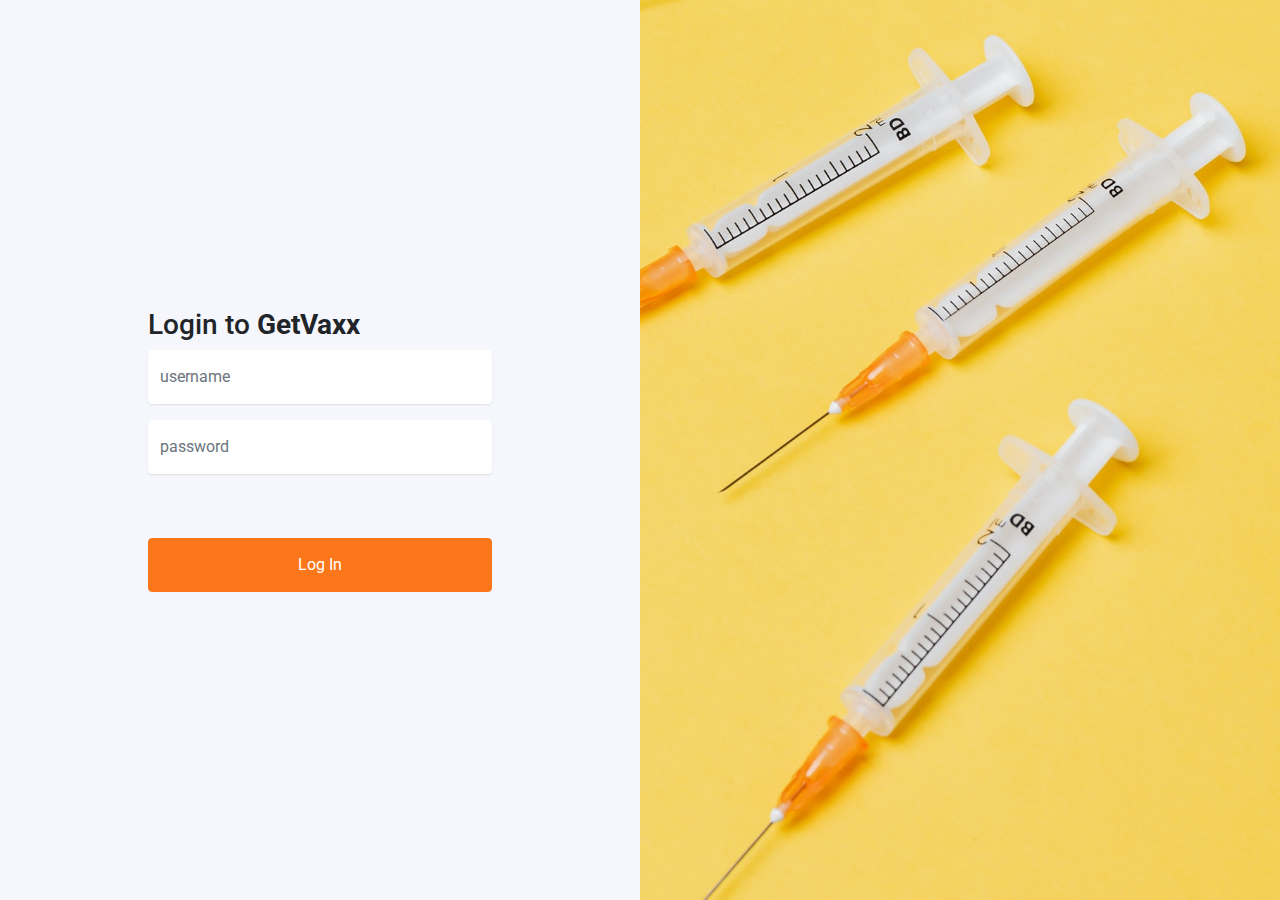
<file: project/register/templates/login.html>
<!doctype html>
<html lang="en">
  <head>
    <!-- Required meta tags -->
    <meta charset="utf-8">
    <meta name="viewport" content="width=device-width, initial-scale=1, shrink-to-fit=no">
    <link href="https://fonts.googleapis.com/css?family=Roboto:300,400&display=swap" rel="stylesheet">

    <link rel="stylesheet" href="fonts/icomoon/style.css">

    <link rel="stylesheet" href="css/owl.carousel.min.css">

    <!-- Bootstrap CSS -->
    <link rel="stylesheet" href="css/bootstrap.min.css">
    
    <!-- Style -->
    <link rel="stylesheet" href="css/style.css">

    <title>Login to GetVaxx</title>
  </head>
  <body>
  

  <div class="d-lg-flex half">
    <div class="bg order-1 order-md-2" style="background-image: url('images/bg.jpg');"></div>
    <div class="contents order-2 order-md-1">

      <div class="container">
        <div class="row align-items-center justify-content-center">
          <div class="col-md-7">
            <h3>Login to <strong>GetVaxx</strong></h3>
            
            <form action="#" method="post">
              <div class="form-group first">
                
                <input type="text" class="form-control" placeholder="username" id="username">
              </div>
              <div class="form-group last mb-3">
                
                <input type="password" class="form-control" placeholder="password" id="password">
              </div>
              
              <div class="d-flex mb-5 align-items-center">
                                
                 
              </div>

              <input type="submit" value="Log In" class="btn btn-block btn-primary">

            </form>
          </div>
        </div>
      </div>
    </div>

    
  </div>
    
    

  </body>
</html>
</file>
<file: project/register/templates/fonts/icomoon/style.css>
@font-face {
  font-family: 'icomoon';
  src:  url('fonts/icomoon.eot?10si43');
  src:  url('fonts/icomoon.eot?10si43#iefix') format('embedded-opentype'),
    url('fonts/icomoon.ttf?10si43') format('truetype'),
    url('fonts/icomoon.woff?10si43') format('woff'),
    url('fonts/icomoon.svg?10si43#icomoon') format('svg');
  font-weight: normal;
  font-style: normal;
}

[class^="icon-"], [class*=" icon-"] {
  /* use !important to prevent issues with browser extensions that change fonts */
  font-family: 'icomoon' !important;
  speak: none;
  font-style: normal;
  font-weight: normal;
  font-variant: normal;
  text-transform: none;
  line-height: 1;

  /* Better Font Rendering =========== */
  -webkit-font-smoothing: antialiased;
  -moz-osx-font-smoothing: grayscale;
}

.icon-asterisk:before {
  content: "\f069";
}
.icon-plus:before {
  content: "\f067";
}
.icon-question:before {
  content: "\f128";
}
.icon-minus:before {
  content: "\f068";
}
.icon-glass:before {
  content: "\f000";
}
.icon-music:before {
  content: "\f001";
}
.icon-search:before {
  content: "\f002";
}
.icon-envelope-o:before {
  content: "\f003";
}
.icon-heart:before {
  content: "\f004";
}
.icon-star:before {
  content: "\f005";
}
.icon-star-o:before {
  content: "\f006";
}
.icon-user:before {
  content: "\f007";
}
.icon-film:before {
  content: "\f008";
}
.icon-th-large:before {
  content: "\f009";
}
.icon-th:before {
  content: "\f00a";
}
.icon-th-list:before {
  content: "\f00b";
}
.icon-check:before {
  content: "\f00c";
}
.icon-close:before {
  content: "\f00d";
}
.icon-remove:before {
  content: "\f00d";
}
.icon-times:before {
  content: "\f00d";
}
.icon-search-plus:before {
  content: "\f00e";
}
.icon-search-minus:before {
  content: "\f010";
}
.icon-power-off:before {
  content: "\f011";
}
.icon-signal:before {
  content: "\f012";
}
.icon-cog:before {
  content: "\f013";
}
.icon-gear:before {
  content: "\f013";
}
.icon-trash-o:before {
  content: "\f014";
}
.icon-home:before {
  content: "\f015";
}
.icon-file-o:before {
  content: "\f016";
}
.icon-clock-o:before {
  content: "\f017";
}
.icon-road:before {
  content: "\f018";
}
.icon-download:before {
  content: "\f019";
}
.icon-arrow-circle-o-down:before {
  content: "\f01a";
}
.icon-arrow-circle-o-up:before {
  content: "\f01b";
}
.icon-inbox:before {
  content: "\f01c";
}
.icon-play-circle-o:before {
  content: "\f01d";
}
.icon-repeat:before {
  content: "\f01e";
}
.icon-rotate-right:before {
  content: "\f01e";
}
.icon-refresh:before {
  content: "\f021";
}
.icon-list-alt:before {
  content: "\f022";
}
.icon-lock:before {
  content: "\f023";
}
.icon-flag:before {
  content: "\f024";
}
.icon-headphones:before {
  content: "\f025";
}
.icon-volume-off:before {
  content: "\f026";
}
.icon-volume-down:before {
  content: "\f027";
}
.icon-volume-up:before {
  content: "\f028";
}
.icon-qrcode:before {
  content: "\f029";
}
.icon-barcode:before {
  content: "\f02a";
}
.icon-tag:before {
  content: "\f02b";
}
.icon-tags:before {
  content: "\f02c";
}
.icon-book:before {
  content: "\f02d";
}
.icon-bookmark:before {
  content: "\f02e";
}
.icon-print:before {
  content: "\f02f";
}
.icon-camera:before {
  content: "\f030";
}
.icon-font:before {
  content: "\f031";
}
.icon-bold:before {
  content: "\f032";
}
.icon-italic:before {
  content: "\f033";
}
.icon-text-height:before {
  content: "\f034";
}
.icon-text-width:before {
  content: "\f035";
}
.icon-align-left:before {
  content: "\f036";
}
.icon-align-center:before {
  content: "\f037";
}
.icon-align-right:before {
  content: "\f038";
}
.icon-align-justify:before {
  content: "\f039";
}
.icon-list:before {
  content: "\f03a";
}
.icon-dedent:before {
  content: "\f03b";
}
.icon-outdent:before {
  content: "\f03b";
}
.icon-indent:before {
  content: "\f03c";
}
.icon-video-camera:before {
  content: "\f03d";
}
.icon-image:before {
  content: "\f03e";
}
.icon-photo:before {
  content: "\f03e";
}
.icon-picture-o:before {
  content: "\f03e";
}
.icon-pencil:before {
  content: "\f040";
}
.icon-map-marker:before {
  content: "\f041";
}
.icon-adjust:before {
  content: "\f042";
}
.icon-tint:before {
  content: "\f043";
}
.icon-edit:before {
  content: "\f044";
}
.icon-pencil-square-o:before {
  content: "\f044";
}
.icon-share-square-o:before {
  content: "\f045";
}
.icon-check-square-o:before {
  content: "\f046";
}
.icon-arrows:before {
  content: "\f047";
}
.icon-step-backward:before {
  content: "\f048";
}
.icon-fast-backward:before {
  content: "\f049";
}
.icon-backward:before {
  content: "\f04a";
}
.icon-play:before {
  content: "\f04b";
}
.icon-pause:before {
  content: "\f04c";
}
.icon-stop:before {
  content: "\f04d";
}
.icon-forward:before {
  content: "\f04e";
}
.icon-fast-forward:before {
  content: "\f050";
}
.icon-step-forward:before {
  content: "\f051";
}
.icon-eject:before {
  content: "\f052";
}
.icon-chevron-left:before {
  content: "\f053";
}
.icon-chevron-right:before {
  content: "\f054";
}
.icon-plus-circle:before {
  content: "\f055";
}
.icon-minus-circle:before {
  content: "\f056";
}
.icon-times-circle:before {
  content: "\f057";
}
.icon-check-circle:before {
  content: "\f058";
}
.icon-question-circle:before {
  content: "\f059";
}
.icon-info-circle:before {
  content: "\f05a";
}
.icon-crosshairs:before {
  content: "\f05b";
}
.icon-times-circle-o:before {
  content: "\f05c";
}
.icon-check-circle-o:before {
  content: "\f05d";
}
.icon-ban:before {
  content: "\f05e";
}
.icon-arrow-left:before {
  content: "\f060";
}
.icon-arrow-right:before {
  content: "\f061";
}
.icon-arrow-up:before {
  content: "\f062";
}
.icon-arrow-down:before {
  content: "\f063";
}
.icon-mail-forward:before {
  content: "\f064";
}
.icon-share:before {
  content: "\f064";
}
.icon-expand:before {
  content: "\f065";
}
.icon-compress:before {
  content: "\f066";
}
.icon-exclamation-circle:before {
  content: "\f06a";
}
.icon-gift:before {
  content: "\f06b";
}
.icon-leaf:before {
  content: "\f06c";
}
.icon-fire:before {
  content: "\f06d";
}
.icon-eye:before {
  content: "\f06e";
}
.icon-eye-slash:before {
  content: "\f070";
}
.icon-exclamation-triangle:before {
  content: "\f071";
}
.icon-warning:before {
  content: "\f071";
}
.icon-plane:before {
  content: "\f072";
}
.icon-calendar:before {
  content: "\f073";
}
.icon-random:before {
  content: "\f074";
}
.icon-comment:before {
  content: "\f075";
}
.icon-magnet:before {
  content: "\f076";
}
.icon-chevron-up:before {
  content: "\f077";
}
.icon-chevron-down:before {
  content: "\f078";
}
.icon-retweet:before {
  content: "\f079";
}
.icon-shopping-cart:before {
  content: "\f07a";
}
.icon-folder:before {
  content: "\f07b";
}
.icon-folder-open:before {
  content: "\f07c";
}
.icon-arrows-v:before {
  content: "\f07d";
}
.icon-arrows-h:before {
  content: "\f07e";
}
.icon-bar-chart:before {
  content: "\f080";
}
.icon-bar-chart-o:before {
  content: "\f080";
}
.icon-twitter-square:before {
  content: "\f081";
}
.icon-facebook-square:before {
  content: "\f082";
}
.icon-camera-retro:before {
  content: "\f083";
}
.icon-key:before {
  content: "\f084";
}
.icon-cogs:before {
  content: "\f085";
}
.icon-gears:before {
  content: "\f085";
}
.icon-comments:before {
  content: "\f086";
}
.icon-thumbs-o-up:before {
  content: "\f087";
}
.icon-thumbs-o-down:before {
  content: "\f088";
}
.icon-star-half:before {
  content: "\f089";
}
.icon-heart-o:before {
  content: "\f08a";
}
.icon-sign-out:before {
  content: "\f08b";
}
.icon-linkedin-square:before {
  content: "\f08c";
}
.icon-thumb-tack:before {
  content: "\f08d";
}
.icon-external-link:before {
  content: "\f08e";
}
.icon-sign-in:before {
  content: "\f090";
}
.icon-trophy:before {
  content: "\f091";
}
.icon-github-square:before {
  content: "\f092";
}
.icon-upload:before {
  content: "\f093";
}
.icon-lemon-o:before {
  content: "\f094";
}
.icon-phone:before {
  content: "\f095";
}
.icon-square-o:before {
  content: "\f096";
}
.icon-bookmark-o:before {
  content: "\f097";
}
.icon-phone-square:before {
  content: "\f098";
}
.icon-twitter:before {
  content: "\f099";
}
.icon-facebook:before {
  content: "\f09a";
}
.icon-facebook-f:before {
  content: "\f09a";
}
.icon-github:before {
  content: "\f09b";
}
.icon-unlock:before {
  content: "\f09c";
}
.icon-credit-card:before {
  content: "\f09d";
}
.icon-feed:before {
  content: "\f09e";
}
.icon-rss:before {
  content: "\f09e";
}
.icon-hdd-o:before {
  content: "\f0a0";
}
.icon-bullhorn:before {
  content: "\f0a1";
}
.icon-bell-o:before {
  content: "\f0a2";
}
.icon-certificate:before {
  content: "\f0a3";
}
.icon-hand-o-right:before {
  content: "\f0a4";
}
.icon-hand-o-left:before {
  content: "\f0a5";
}
.icon-hand-o-up:before {
  content: "\f0a6";
}
.icon-hand-o-down:before {
  content: "\f0a7";
}
.icon-arrow-circle-left:before {
  content: "\f0a8";
}
.icon-arrow-circle-right:before {
  content: "\f0a9";
}
.icon-arrow-circle-up:before {
  content: "\f0aa";
}
.icon-arrow-circle-down:before {
  content: "\f0ab";
}
.icon-globe:before {
  content: "\f0ac";
}
.icon-wrench:before {
  content: "\f0ad";
}
.icon-tasks:before {
  content: "\f0ae";
}
.icon-filter:before {
  content: "\f0b0";
}
.icon-briefcase:before {
  content: "\f0b1";
}
.icon-arrows-alt:before {
  content: "\f0b2";
}
.icon-group:before {
  content: "\f0c0";
}
.icon-users:before {
  content: "\f0c0";
}
.icon-chain:before {
  content: "\f0c1";
}
.icon-link:before {
  content: "\f0c1";
}
.icon-cloud:before {
  content: "\f0c2";
}
.icon-flask:before {
  content: "\f0c3";
}
.icon-cut:before {
  content: "\f0c4";
}
.icon-scissors:before {
  content: "\f0c4";
}
.icon-copy:before {
  content: "\f0c5";
}
.icon-files-o:before {
  content: "\f0c5";
}
.icon-paperclip:before {
  content: "\f0c6";
}
.icon-floppy-o:before {
  content: "\f0c7";
}
.icon-save:before {
  content: "\f0c7";
}
.icon-square:before {
  content: "\f0c8";
}
.icon-bars:before {
  content: "\f0c9";
}
.icon-navicon:before {
  content: "\f0c9";
}
.icon-reorder:before {
  content: "\f0c9";
}
.icon-list-ul:before {
  content: "\f0ca";
}
.icon-list-ol:before {
  content: "\f0cb";
}
.icon-strikethrough:before {
  content: "\f0cc";
}
.icon-underline:before {
  content: "\f0cd";
}
.icon-table:before {
  content: "\f0ce";
}
.icon-magic:before {
  content: "\f0d0";
}
.icon-truck:before {
  content: "\f0d1";
}
.icon-pinterest:before {
  content: "\f0d2";
}
.icon-pinterest-square:before {
  content: "\f0d3";
}
.icon-google-plus-square:before {
  content: "\f0d4";
}
.icon-google-plus:before {
  content: "\f0d5";
}
.icon-money:before {
  content: "\f0d6";
}
.icon-caret-down:before {
  content: "\f0d7";
}
.icon-caret-up:before {
  content: "\f0d8";
}
.icon-caret-left:before {
  content: "\f0d9";
}
.icon-caret-right:before {
  content: "\f0da";
}
.icon-columns:before {
  content: "\f0db";
}
.icon-sort:before {
  content: "\f0dc";
}
.icon-unsorted:before {
  content: "\f0dc";
}
.icon-sort-desc:before {
  content: "\f0dd";
}
.icon-sort-down:before {
  content: "\f0dd";
}
.icon-sort-asc:before {
  content: "\f0de";
}
.icon-sort-up:before {
  content: "\f0de";
}
.icon-envelope:before {
  content: "\f0e0";
}
.icon-linkedin:before {
  content: "\f0e1";
}
.icon-rotate-left:before {
  content: "\f0e2";
}
.icon-undo:before {
  content: "\f0e2";
}
.icon-gavel:before {
  content: "\f0e3";
}
.icon-legal:before {
  content: "\f0e3";
}
.icon-dashboard:before {
  content: "\f0e4";
}
.icon-tachometer:before {
  content: "\f0e4";
}
.icon-comment-o:before {
  content: "\f0e5";
}
.icon-comments-o:before {
  content: "\f0e6";
}
.icon-bolt:before {
  content: "\f0e7";
}
.icon-flash:before {
  content: "\f0e7";
}
.icon-sitemap:before {
  content: "\f0e8";
}
.icon-umbrella:before {
  content: "\f0e9";
}
.icon-clipboard:before {
  content: "\f0ea";
}
.icon-paste:before {
  content: "\f0ea";
}
.icon-lightbulb-o:before {
  content: "\f0eb";
}
.icon-exchange:before {
  content: "\f0ec";
}
.icon-cloud-download:before {
  content: "\f0ed";
}
.icon-cloud-upload:before {
  content: "\f0ee";
}
.icon-user-md:before {
  content: "\f0f0";
}
.icon-stethoscope:before {
  content: "\f0f1";
}
.icon-suitcase:before {
  content: "\f0f2";
}
.icon-bell:before {
  content: "\f0f3";
}
.icon-coffee:before {
  content: "\f0f4";
}
.icon-cutlery:before {
  content: "\f0f5";
}
.icon-file-text-o:before {
  content: "\f0f6";
}
.icon-building-o:before {
  content: "\f0f7";
}
.icon-hospital-o:before {
  content: "\f0f8";
}
.icon-ambulance:before {
  content: "\f0f9";
}
.icon-medkit:before {
  content: "\f0fa";
}
.icon-fighter-jet:before {
  content: "\f0fb";
}
.icon-beer:before {
  content: "\f0fc";
}
.icon-h-square:before {
  content: "\f0fd";
}
.icon-plus-square:before {
  content: "\f0fe";
}
.icon-angle-double-left:before {
  content: "\f100";
}
.icon-angle-double-right:before {
  content: "\f101";
}
.icon-angle-double-up:before {
  content: "\f102";
}
.icon-angle-double-down:before {
  content: "\f103";
}
.icon-angle-left:before {
  content: "\f104";
}
.icon-angle-right:before {
  content: "\f105";
}
.icon-angle-up:before {
  content: "\f106";
}
.icon-angle-down:before {
  content: "\f107";
}
.icon-desktop:before {
  content: "\f108";
}
.icon-laptop:before {
  content: "\f109";
}
.icon-tablet:before {
  content: "\f10a";
}
.icon-mobile:before {
  content: "\f10b";
}
.icon-mobile-phone:before {
  content: "\f10b";
}
.icon-circle-o:before {
  content: "\f10c";
}
.icon-quote-left:before {
  content: "\f10d";
}
.icon-quote-right:before {
  content: "\f10e";
}
.icon-spinner:before {
  content: "\f110";
}
.icon-circle:before {
  content: "\f111";
}
.icon-mail-reply:before {
  content: "\f112";
}
.icon-reply:before {
  content: "\f112";
}
.icon-github-alt:before {
  content: "\f113";
}
.icon-folder-o:before {
  content: "\f114";
}
.icon-folder-open-o:before {
  content: "\f115";
}
.icon-smile-o:before {
  content: "\f118";
}
.icon-frown-o:before {
  content: "\f119";
}
.icon-meh-o:before {
  content: "\f11a";
}
.icon-gamepad:before {
  content: "\f11b";
}
.icon-keyboard-o:before {
  content: "\f11c";
}
.icon-flag-o:before {
  content: "\f11d";
}
.icon-flag-checkered:before {
  content: "\f11e";
}
.icon-terminal:before {
  content: "\f120";
}
.icon-code:before {
  content: "\f121";
}
.icon-mail-reply-all:before {
  content: "\f122";
}
.icon-reply-all:before {
  content: "\f122";
}
.icon-star-half-empty:before {
  content: "\f123";
}
.icon-star-half-full:before {
  content: "\f123";
}
.icon-star-half-o:before {
  content: "\f123";
}
.icon-location-arrow:before {
  content: "\f124";
}
.icon-crop:before {
  content: "\f125";
}
.icon-code-fork:before {
  content: "\f126";
}
.icon-chain-broken:before {
  content: "\f127";
}
.icon-unlink:before {
  content: "\f127";
}
.icon-info:before {
  content: "\f129";
}
.icon-exclamation:before {
  content: "\f12a";
}
.icon-superscript:before {
  content: "\f12b";
}
.icon-subscript:before {
  content: "\f12c";
}
.icon-eraser:before {
  content: "\f12d";
}
.icon-puzzle-piece:before {
  content: "\f12e";
}
.icon-microphone:before {
  content: "\f130";
}
.icon-microphone-slash:before {
  content: "\f131";
}
.icon-shield:before {
  content: "\f132";
}
.icon-calendar-o:before {
  content: "\f133";
}
.icon-fire-extinguisher:before {
  content: "\f134";
}
.icon-rocket:before {
  content: "\f135";
}
.icon-maxcdn:before {
  content: "\f136";
}
.icon-chevron-circle-left:before {
  content: "\f137";
}
.icon-chevron-circle-right:before {
  content: "\f138";
}
.icon-chevron-circle-up:before {
  content: "\f139";
}
.icon-chevron-circle-down:before {
  content: "\f13a";
}
.icon-html5:before {
  content: "\f13b";
}
.icon-css3:before {
  content: "\f13c";
}
.icon-anchor:before {
  content: "\f13d";
}
.icon-unlock-alt:before {
  content: "\f13e";
}
.icon-bullseye:before {
  content: "\f140";
}
.icon-ellipsis-h:before {
  content: "\f141";
}
.icon-ellipsis-v:before {
  content: "\f142";
}
.icon-rss-square:before {
  content: "\f143";
}
.icon-play-circle:before {
  content: "\f144";
}
.icon-ticket:before {
  content: "\f145";
}
.icon-minus-square:before {
  content: "\f146";
}
.icon-minus-square-o:before {
  content: "\f147";
}
.icon-level-up:before {
  content: "\f148";
}
.icon-level-down:before {
  content: "\f149";
}
.icon-check-square:before {
  content: "\f14a";
}
.icon-pencil-square:before {
  content: "\f14b";
}
.icon-external-link-square:before {
  content: "\f14c";
}
.icon-share-square:before {
  content: "\f14d";
}
.icon-compass:before {
  content: "\f14e";
}
.icon-caret-square-o-down:before {
  content: "\f150";
}
.icon-toggle-down:before {
  content: "\f150";
}
.icon-caret-square-o-up:before {
  content: "\f151";
}
.icon-toggle-up:before {
  content: "\f151";
}
.icon-caret-square-o-right:before {
  content: "\f152";
}
.icon-toggle-right:before {
  content: "\f152";
}
.icon-eur:before {
  content: "\f153";
}
.icon-euro:before {
  content: "\f153";
}
.icon-gbp:before {
  content: "\f154";
}
.icon-dollar:before {
  content: "\f155";
}
.icon-usd:before {
  content: "\f155";
}
.icon-inr:before {
  content: "\f156";
}
.icon-rupee:before {
  content: "\f156";
}
.icon-cny:before {
  content: "\f157";
}
.icon-jpy:before {
  content: "\f157";
}
.icon-rmb:before {
  content: "\f157";
}
.icon-yen:before {
  content: "\f157";
}
.icon-rouble:before {
  content: "\f158";
}
.icon-rub:before {
  content: "\f158";
}
.icon-ruble:before {
  content: "\f158";
}
.icon-krw:before {
  content: "\f159";
}
.icon-won:before {
  content: "\f159";
}
.icon-bitcoin:before {
  content: "\f15a";
}
.icon-btc:before {
  content: "\f15a";
}
.icon-file:before {
  content: "\f15b";
}
.icon-file-text:before {
  content: "\f15c";
}
.icon-sort-alpha-asc:before {
  content: "\f15d";
}
.icon-sort-alpha-desc:before {
  content: "\f15e";
}
.icon-sort-amount-asc:before {
  content: "\f160";
}
.icon-sort-amount-desc:before {
  content: "\f161";
}
.icon-sort-numeric-asc:before {
  content: "\f162";
}
.icon-sort-numeric-desc:before {
  content: "\f163";
}
.icon-thumbs-up:before {
  content: "\f164";
}
.icon-thumbs-down:before {
  content: "\f165";
}
.icon-youtube-square:before {
  content: "\f166";
}
.icon-youtube:before {
  content: "\f167";
}
.icon-xing:before {
  content: "\f168";
}
.icon-xing-square:before {
  content: "\f169";
}
.icon-youtube-play:before {
  content: "\f16a";
}
.icon-dropbox:before {
  content: "\f16b";
}
.icon-stack-overflow:before {
  content: "\f16c";
}
.icon-instagram:before {
  content: "\f16d";
}
.icon-flickr:before {
  content: "\f16e";
}
.icon-adn:before {
  content: "\f170";
}
.icon-bitbucket:before {
  content: "\f171";
}
.icon-bitbucket-square:before {
  content: "\f172";
}
.icon-tumblr:before {
  content: "\f173";
}
.icon-tumblr-square:before {
  content: "\f174";
}
.icon-long-arrow-down:before {
  content: "\f175";
}
.icon-long-arrow-up:before {
  content: "\f176";
}
.icon-long-arrow-left:before {
  content: "\f177";
}
.icon-long-arrow-right:before {
  content: "\f178";
}
.icon-apple:before {
  content: "\f179";
}
.icon-windows:before {
  content: "\f17a";
}
.icon-android:before {
  content: "\f17b";
}
.icon-linux:before {
  content: "\f17c";
}
.icon-dribbble:before {
  content: "\f17d";
}
.icon-skype:before {
  content: "\f17e";
}
.icon-foursquare:before {
  content: "\f180";
}
.icon-trello:before {
  content: "\f181";
}
.icon-female:before {
  content: "\f182";
}
.icon-male:before {
  content: "\f183";
}
.icon-gittip:before {
  content: "\f184";
}
.icon-gratipay:before {
  content: "\f184";
}
.icon-sun-o:before {
  content: "\f185";
}
.icon-moon-o:before {
  content: "\f186";
}
.icon-archive:before {
  content: "\f187";
}
.icon-bug:before {
  content: "\f188";
}
.icon-vk:before {
  content: "\f189";
}
.icon-weibo:before {
  content: "\f18a";
}
.icon-renren:before {
  content: "\f18b";
}
.icon-pagelines:before {
  content: "\f18c";
}
.icon-stack-exchange:before {
  content: "\f18d";
}
.icon-arrow-circle-o-right:before {
  content: "\f18e";
}
.icon-arrow-circle-o-left:before {
  content: "\f190";
}
.icon-caret-square-o-left:before {
  content: "\f191";
}
.icon-toggle-left:before {
  content: "\f191";
}
.icon-dot-circle-o:before {
  content: "\f192";
}
.icon-wheelchair:before {
  content: "\f193";
}
.icon-vimeo-square:before {
  content: "\f194";
}
.icon-try:before {
  content: "\f195";
}
.icon-turkish-lira:before {
  content: "\f195";
}
.icon-plus-square-o:before {
  content: "\f196";
}
.icon-space-shuttle:before {
  content: "\f197";
}
.icon-slack:before {
  content: "\f198";
}
.icon-envelope-square:before {
  content: "\f199";
}
.icon-wordpress:before {
  content: "\f19a";
}
.icon-openid:before {
  content: "\f19b";
}
.icon-bank:before {
  content: "\f19c";
}
.icon-institution:before {
  content: "\f19c";
}
.icon-university:before {
  content: "\f19c";
}
.icon-graduation-cap:before {
  content: "\f19d";
}
.icon-mortar-board:before {
  content: "\f19d";
}
.icon-yahoo:before {
  content: "\f19e";
}
.icon-google:before {
  content: "\f1a0";
}
.icon-reddit:before {
  content: "\f1a1";
}
.icon-reddit-square:before {
  content: "\f1a2";
}
.icon-stumbleupon-circle:before {
  content: "\f1a3";
}
.icon-stumbleupon:before {
  content: "\f1a4";
}
.icon-delicious:before {
  content: "\f1a5";
}
.icon-digg:before {
  content: "\f1a6";
}
.icon-pied-piper-pp:before {
  content: "\f1a7";
}
.icon-pied-piper-alt:before {
  content: "\f1a8";
}
.icon-drupal:before {
  content: "\f1a9";
}
.icon-joomla:before {
  content: "\f1aa";
}
.icon-language:before {
  content: "\f1ab";
}
.icon-fax:before {
  content: "\f1ac";
}
.icon-building:before {
  content: "\f1ad";
}
.icon-child:before {
  content: "\f1ae";
}
.icon-paw:before {
  content: "\f1b0";
}
.icon-spoon:before {
  content: "\f1b1";
}
.icon-cube:before {
  content: "\f1b2";
}
.icon-cubes:before {
  content: "\f1b3";
}
.icon-behance:before {
  content: "\f1b4";
}
.icon-behance-square:before {
  content: "\f1b5";
}
.icon-steam:before {
  content: "\f1b6";
}
.icon-steam-square:before {
  content: "\f1b7";
}
.icon-recycle:before {
  content: "\f1b8";
}
.icon-automobile:before {
  content: "\f1b9";
}
.icon-car:before {
  content: "\f1b9";
}
.icon-cab:before {
  content: "\f1ba";
}
.icon-taxi:before {
  content: "\f1ba";
}
.icon-tree:before {
  content: "\f1bb";
}
.icon-spotify:before {
  content: "\f1bc";
}
.icon-deviantart:before {
  content: "\f1bd";
}
.icon-soundcloud:before {
  content: "\f1be";
}
.icon-database:before {
  content: "\f1c0";
}
.icon-file-pdf-o:before {
  content: "\f1c1";
}
.icon-file-word-o:before {
  content: "\f1c2";
}
.icon-file-excel-o:before {
  content: "\f1c3";
}
.icon-file-powerpoint-o:before {
  content: "\f1c4";
}
.icon-file-image-o:before {
  content: "\f1c5";
}
.icon-file-photo-o:before {
  content: "\f1c5";
}
.icon-file-picture-o:before {
  content: "\f1c5";
}
.icon-file-archive-o:before {
  content: "\f1c6";
}
.icon-file-zip-o:before {
  content: "\f1c6";
}
.icon-file-audio-o:before {
  content: "\f1c7";
}
.icon-file-sound-o:before {
  content: "\f1c7";
}
.icon-file-movie-o:before {
  content: "\f1c8";
}
.icon-file-video-o:before {
  content: "\f1c8";
}
.icon-file-code-o:before {
  content: "\f1c9";
}
.icon-vine:before {
  content: "\f1ca";
}
.icon-codepen:before {
  content: "\f1cb";
}
.icon-jsfiddle:before {
  content: "\f1cc";
}
.icon-life-bouy:before {
  content: "\f1cd";
}
.icon-life-buoy:before {
  content: "\f1cd";
}
.icon-life-ring:before {
  content: "\f1cd";
}
.icon-life-saver:before {
  content: "\f1cd";
}
.icon-support:before {
  content: "\f1cd";
}
.icon-circle-o-notch:before {
  content: "\f1ce";
}
.icon-ra:before {
  content: "\f1d0";
}
.icon-rebel:before {
  content: "\f1d0";
}
.icon-resistance:before {
  content: "\f1d0";
}
.icon-empire:before {
  content: "\f1d1";
}
.icon-ge:before {
  content: "\f1d1";
}
.icon-git-square:before {
  content: "\f1d2";
}
.icon-git:before {
  content: "\f1d3";
}
.icon-hacker-news:before {
  content: "\f1d4";
}
.icon-y-combinator-square:before {
  content: "\f1d4";
}
.icon-yc-square:before {
  content: "\f1d4";
}
.icon-tencent-weibo:before {
  content: "\f1d5";
}
.icon-qq:before {
  content: "\f1d6";
}
.icon-wechat:before {
  content: "\f1d7";
}
.icon-weixin:before {
  content: "\f1d7";
}
.icon-paper-plane:before {
  content: "\f1d8";
}
.icon-send:before {
  content: "\f1d8";
}
.icon-paper-plane-o:before {
  content: "\f1d9";
}
.icon-send-o:before {
  content: "\f1d9";
}
.icon-history:before {
  content: "\f1da";
}
.icon-circle-thin:before {
  content: "\f1db";
}
.icon-header:before {
  content: "\f1dc";
}
.icon-paragraph:before {
  content: "\f1dd";
}
.icon-sliders:before {
  content: "\f1de";
}
.icon-share-alt:before {
  content: "\f1e0";
}
.icon-share-alt-square:before {
  content: "\f1e1";
}
.icon-bomb:before {
  content: "\f1e2";
}
.icon-futbol-o:before {
  content: "\f1e3";
}
.icon-soccer-ball-o:before {
  content: "\f1e3";
}
.icon-tty:before {
  content: "\f1e4";
}
.icon-binoculars:before {
  content: "\f1e5";
}
.icon-plug:before {
  content: "\f1e6";
}
.icon-slideshare:before {
  content: "\f1e7";
}
.icon-twitch:before {
  content: "\f1e8";
}
.icon-yelp:before {
  content: "\f1e9";
}
.icon-newspaper-o:before {
  content: "\f1ea";
}
.icon-wifi:before {
  content: "\f1eb";
}
.icon-calculator:before {
  content: "\f1ec";
}
.icon-paypal:before {
  content: "\f1ed";
}
.icon-google-wallet:before {
  content: "\f1ee";
}
.icon-cc-visa:before {
  content: "\f1f0";
}
.icon-cc-mastercard:before {
  content: "\f1f1";
}
.icon-cc-discover:before {
  content: "\f1f2";
}
.icon-cc-amex:before {
  content: "\f1f3";
}
.icon-cc-paypal:before {
  content: "\f1f4";
}
.icon-cc-stripe:before {
  content: "\f1f5";
}
.icon-bell-slash:before {
  content: "\f1f6";
}
.icon-bell-slash-o:before {
  content: "\f1f7";
}
.icon-trash:before {
  content: "\f1f8";
}
.icon-copyright:before {
  content: "\f1f9";
}
.icon-at:before {
  content: "\f1fa";
}
.icon-eyedropper:before {
  content: "\f1fb";
}
.icon-paint-brush:before {
  content: "\f1fc";
}
.icon-birthday-cake:before {
  content: "\f1fd";
}
.icon-area-chart:before {
  content: "\f1fe";
}
.icon-pie-chart:before {
  content: "\f200";
}
.icon-line-chart:before {
  content: "\f201";
}
.icon-lastfm:before {
  content: "\f202";
}
.icon-lastfm-square:before {
  content: "\f203";
}
.icon-toggle-off:before {
  content: "\f204";
}
.icon-toggle-on:before {
  content: "\f205";
}
.icon-bicycle:before {
  content: "\f206";
}
.icon-bus:before {
  content: "\f207";
}
.icon-ioxhost:before {
  content: "\f208";
}
.icon-angellist:before {
  content: "\f209";
}
.icon-cc:before {
  content: "\f20a";
}
.icon-ils:before {
  content: "\f20b";
}
.icon-shekel:before {
  content: "\f20b";
}
.icon-sheqel:before {
  content: "\f20b";
}
.icon-meanpath:before {
  content: "\f20c";
}
.icon-buysellads:before {
  content: "\f20d";
}
.icon-connectdevelop:before {
  content: "\f20e";
}
.icon-dashcube:before {
  content: "\f210";
}
.icon-forumbee:before {
  content: "\f211";
}
.icon-leanpub:before {
  content: "\f212";
}
.icon-sellsy:before {
  content: "\f213";
}
.icon-shirtsinbulk:before {
  content: "\f214";
}
.icon-simplybuilt:before {
  content: "\f215";
}
.icon-skyatlas:before {
  content: "\f216";
}
.icon-cart-plus:before {
  content: "\f217";
}
.icon-cart-arrow-down:before {
  content: "\f218";
}
.icon-diamond:before {
  content: "\f219";
}
.icon-ship:before {
  content: "\f21a";
}
.icon-user-secret:before {
  content: "\f21b";
}
.icon-motorcycle:before {
  content: "\f21c";
}
.icon-street-view:before {
  content: "\f21d";
}
.icon-heartbeat:before {
  content: "\f21e";
}
.icon-venus:before {
  content: "\f221";
}
.icon-mars:before {
  content: "\f222";
}
.icon-mercury:before {
  content: "\f223";
}
.icon-intersex:before {
  content: "\f224";
}
.icon-transgender:before {
  content: "\f224";
}
.icon-transgender-alt:before {
  content: "\f225";
}
.icon-venus-double:before {
  content: "\f226";
}
.icon-mars-double:before {
  content: "\f227";
}
.icon-venus-mars:before {
  content: "\f228";
}
.icon-mars-stroke:before {
  content: "\f229";
}
.icon-mars-stroke-v:before {
  content: "\f22a";
}
.icon-mars-stroke-h:before {
  content: "\f22b";
}
.icon-neuter:before {
  content: "\f22c";
}
.icon-genderless:before {
  content: "\f22d";
}
.icon-facebook-official:before {
  content: "\f230";
}
.icon-pinterest-p:before {
  content: "\f231";
}
.icon-whatsapp:before {
  content: "\f232";
}
.icon-server:before {
  content: "\f233";
}
.icon-user-plus:before {
  content: "\f234";
}
.icon-user-times:before {
  content: "\f235";
}
.icon-bed:before {
  content: "\f236";
}
.icon-hotel:before {
  content: "\f236";
}
.icon-viacoin:before {
  content: "\f237";
}
.icon-train:before {
  content: "\f238";
}
.icon-subway:before {
  content: "\f239";
}
.icon-medium:before {
  content: "\f23a";
}
.icon-y-combinator:before {
  content: "\f23b";
}
.icon-yc:before {
  content: "\f23b";
}
.icon-optin-monster:before {
  content: "\f23c";
}
.icon-opencart:before {
  content: "\f23d";
}
.icon-expeditedssl:before {
  content: "\f23e";
}
.icon-battery:before {
  content: "\f240";
}
.icon-battery-4:before {
  content: "\f240";
}
.icon-battery-full:before {
  content: "\f240";
}
.icon-battery-3:before {
  content: "\f241";
}
.icon-battery-three-quarters:before {
  content: "\f241";
}
.icon-battery-2:before {
  content: "\f242";
}
.icon-battery-half:before {
  content: "\f242";
}
.icon-battery-1:before {
  content: "\f243";
}
.icon-battery-quarter:before {
  content: "\f243";
}
.icon-battery-0:before {
  content: "\f244";
}
.icon-battery-empty:before {
  content: "\f244";
}
.icon-mouse-pointer:before {
  content: "\f245";
}
.icon-i-cursor:before {
  content: "\f246";
}
.icon-object-group:before {
  content: "\f247";
}
.icon-object-ungroup:before {
  content: "\f248";
}
.icon-sticky-note:before {
  content: "\f249";
}
.icon-sticky-note-o:before {
  content: "\f24a";
}
.icon-cc-jcb:before {
  content: "\f24b";
}
.icon-cc-diners-club:before {
  content: "\f24c";
}
.icon-clone:before {
  content: "\f24d";
}
.icon-balance-scale:before {
  content: "\f24e";
}
.icon-hourglass-o:before {
  content: "\f250";
}
.icon-hourglass-1:before {
  content: "\f251";
}
.icon-hourglass-start:before {
  content: "\f251";
}
.icon-hourglass-2:before {
  content: "\f252";
}
.icon-hourglass-half:before {
  content: "\f252";
}
.icon-hourglass-3:before {
  content: "\f253";
}
.icon-hourglass-end:before {
  content: "\f253";
}
.icon-hourglass:before {
  content: "\f254";
}
.icon-hand-grab-o:before {
  content: "\f255";
}
.icon-hand-rock-o:before {
  content: "\f255";
}
.icon-hand-paper-o:before {
  content: "\f256";
}
.icon-hand-stop-o:before {
  content: "\f256";
}
.icon-hand-scissors-o:before {
  content: "\f257";
}
.icon-hand-lizard-o:before {
  content: "\f258";
}
.icon-hand-spock-o:before {
  content: "\f259";
}
.icon-hand-pointer-o:before {
  content: "\f25a";
}
.icon-hand-peace-o:before {
  content: "\f25b";
}
.icon-trademark:before {
  content: "\f25c";
}
.icon-registered:before {
  content: "\f25d";
}
.icon-creative-commons:before {
  content: "\f25e";
}
.icon-gg:before {
  content: "\f260";
}
.icon-gg-circle:before {
  content: "\f261";
}
.icon-tripadvisor:before {
  content: "\f262";
}
.icon-odnoklassniki:before {
  content: "\f263";
}
.icon-odnoklassniki-square:before {
  content: "\f264";
}
.icon-get-pocket:before {
  content: "\f265";
}
.icon-wikipedia-w:before {
  content: "\f266";
}
.icon-safari:before {
  content: "\f267";
}
.icon-chrome:before {
  content: "\f268";
}
.icon-firefox:before {
  content: "\f269";
}
.icon-opera:before {
  content: "\f26a";
}
.icon-internet-explorer:before {
  content: "\f26b";
}
.icon-television:before {
  content: "\f26c";
}
.icon-tv:before {
  content: "\f26c";
}
.icon-contao:before {
  content: "\f26d";
}
.icon-500px:before {
  content: "\f26e";
}
.icon-amazon:before {
  content: "\f270";
}
.icon-calendar-plus-o:before {
  content: "\f271";
}
.icon-calendar-minus-o:before {
  content: "\f272";
}
.icon-calendar-times-o:before {
  content: "\f273";
}
.icon-calendar-check-o:before {
  content: "\f274";
}
.icon-industry:before {
  content: "\f275";
}
.icon-map-pin:before {
  content: "\f276";
}
.icon-map-signs:before {
  content: "\f277";
}
.icon-map-o:before {
  content: "\f278";
}
.icon-map:before {
  content: "\f279";
}
.icon-commenting:before {
  content: "\f27a";
}
.icon-commenting-o:before {
  content: "\f27b";
}
.icon-houzz:before {
  content: "\f27c";
}
.icon-vimeo:before {
  content: "\f27d";
}
.icon-black-tie:before {
  content: "\f27e";
}
.icon-fonticons:before {
  content: "\f280";
}
.icon-reddit-alien:before {
  content: "\f281";
}
.icon-edge:before {
  content: "\f282";
}
.icon-credit-card-alt:before {
  content: "\f283";
}
.icon-codiepie:before {
  content: "\f284";
}
.icon-modx:before {
  content: "\f285";
}
.icon-fort-awesome:before {
  content: "\f286";
}
.icon-usb:before {
  content: "\f287";
}
.icon-product-hunt:before {
  content: "\f288";
}
.icon-mixcloud:before {
  content: "\f289";
}
.icon-scribd:before {
  content: "\f28a";
}
.icon-pause-circle:before {
  content: "\f28b";
}
.icon-pause-circle-o:before {
  content: "\f28c";
}
.icon-stop-circle:before {
  content: "\f28d";
}
.icon-stop-circle-o:before {
  content: "\f28e";
}
.icon-shopping-bag:before {
  content: "\f290";
}
.icon-shopping-basket:before {
  content: "\f291";
}
.icon-hashtag:before {
  content: "\f292";
}
.icon-bluetooth:before {
  content: "\f293";
}
.icon-bluetooth-b:before {
  content: "\f294";
}
.icon-percent:before {
  content: "\f295";
}
.icon-gitlab:before {
  content: "\f296";
}
.icon-wpbeginner:before {
  content: "\f297";
}
.icon-wpforms:before {
  content: "\f298";
}
.icon-envira:before {
  content: "\f299";
}
.icon-universal-access:before {
  content: "\f29a";
}
.icon-wheelchair-alt:before {
  content: "\f29b";
}
.icon-question-circle-o:before {
  content: "\f29c";
}
.icon-blind:before {
  content: "\f29d";
}
.icon-audio-description:before {
  content: "\f29e";
}
.icon-volume-control-phone:before {
  content: "\f2a0";
}
.icon-braille:before {
  content: "\f2a1";
}
.icon-assistive-listening-systems:before {
  content: "\f2a2";
}
.icon-american-sign-language-interpreting:before {
  content: "\f2a3";
}
.icon-asl-interpreting:before {
  content: "\f2a3";
}
.icon-deaf:before {
  content: "\f2a4";
}
.icon-deafness:before {
  content: "\f2a4";
}
.icon-hard-of-hearing:before {
  content: "\f2a4";
}
.icon-glide:before {
  content: "\f2a5";
}
.icon-glide-g:before {
  content: "\f2a6";
}
.icon-sign-language:before {
  content: "\f2a7";
}
.icon-signing:before {
  content: "\f2a7";
}
.icon-low-vision:before {
  content: "\f2a8";
}
.icon-viadeo:before {
  content: "\f2a9";
}
.icon-viadeo-square:before {
  content: "\f2aa";
}
.icon-snapchat:before {
  content: "\f2ab";
}
.icon-snapchat-ghost:before {
  content: "\f2ac";
}
.icon-snapchat-square:before {
  content: "\f2ad";
}
.icon-pied-piper:before {
  content: "\f2ae";
}
.icon-first-order:before {
  content: "\f2b0";
}
.icon-yoast:before {
  content: "\f2b1";
}
.icon-themeisle:before {
  content: "\f2b2";
}
.icon-google-plus-circle:before {
  content: "\f2b3";
}
.icon-google-plus-official:before {
  content: "\f2b3";
}
.icon-fa:before {
  content: "\f2b4";
}
.icon-font-awesome:before {
  content: "\f2b4";
}
.icon-handshake-o:before {
  content: "\f2b5";
}
.icon-envelope-open:before {
  content: "\f2b6";
}
.icon-envelope-open-o:before {
  content: "\f2b7";
}
.icon-linode:before {
  content: "\f2b8";
}
.icon-address-book:before {
  content: "\f2b9";
}
.icon-address-book-o:before {
  content: "\f2ba";
}
.icon-address-card:before {
  content: "\f2bb";
}
.icon-vcard:before {
  content: "\f2bb";
}
.icon-address-card-o:before {
  content: "\f2bc";
}
.icon-vcard-o:before {
  content: "\f2bc";
}
.icon-user-circle:before {
  content: "\f2bd";
}
.icon-user-circle-o:before {
  content: "\f2be";
}
.icon-user-o:before {
  content: "\f2c0";
}
.icon-id-badge:before {
  content: "\f2c1";
}
.icon-drivers-license:before {
  content: "\f2c2";
}
.icon-id-card:before {
  content: "\f2c2";
}
.icon-drivers-license-o:before {
  content: "\f2c3";
}
.icon-id-card-o:before {
  content: "\f2c3";
}
.icon-quora:before {
  content: "\f2c4";
}
.icon-free-code-camp:before {
  content: "\f2c5";
}
.icon-telegram:before {
  content: "\f2c6";
}
.icon-thermometer:before {
  content: "\f2c7";
}
.icon-thermometer-4:before {
  content: "\f2c7";
}
.icon-thermometer-full:before {
  content: "\f2c7";
}
.icon-thermometer-3:before {
  content: "\f2c8";
}
.icon-thermometer-three-quarters:before {
  content: "\f2c8";
}
.icon-thermometer-2:before {
  content: "\f2c9";
}
.icon-thermometer-half:before {
  content: "\f2c9";
}
.icon-thermometer-1:before {
  content: "\f2ca";
}
.icon-thermometer-quarter:before {
  content: "\f2ca";
}
.icon-thermometer-0:before {
  content: "\f2cb";
}
.icon-thermometer-empty:before {
  content: "\f2cb";
}
.icon-shower:before {
  content: "\f2cc";
}
.icon-bath:before {
  content: "\f2cd";
}
.icon-bathtub:before {
  content: "\f2cd";
}
.icon-s15:before {
  content: "\f2cd";
}
.icon-podcast:before {
  content: "\f2ce";
}
.icon-window-maximize:before {
  content: "\f2d0";
}
.icon-window-minimize:before {
  content: "\f2d1";
}
.icon-window-restore:before {
  content: "\f2d2";
}
.icon-times-rectangle:before {
  content: "\f2d3";
}
.icon-window-close:before {
  content: "\f2d3";
}
.icon-times-rectangle-o:before {
  content: "\f2d4";
}
.icon-window-close-o:before {
  content: "\f2d4";
}
.icon-bandcamp:before {
  content: "\f2d5";
}
.icon-grav:before {
  content: "\f2d6";
}
.icon-etsy:before {
  content: "\f2d7";
}
.icon-imdb:before {
  content: "\f2d8";
}
.icon-ravelry:before {
  content: "\f2d9";
}
.icon-eercast:before {
  content: "\f2da";
}
.icon-microchip:before {
  content: "\f2db";
}
.icon-snowflake-o:before {
  content: "\f2dc";
}
.icon-superpowers:before {
  content: "\f2dd";
}
.icon-wpexplorer:before {
  content: "\f2de";
}
.icon-meetup:before {
  content: "\f2e0";
}
.icon-3d_rotation:before {
  content: "\e84d";
}
.icon-ac_unit:before {
  content: "\eb3b";
}
.icon-alarm:before {
  content: "\e855";
}
.icon-access_alarms:before {
  content: "\e191";
}
.icon-schedule:before {
  content: "\e8b5";
}
.icon-accessibility:before {
  content: "\e84e";
}
.icon-accessible:before {
  content: "\e914";
}
.icon-account_balance:before {
  content: "\e84f";
}
.icon-account_balance_wallet:before {
  content: "\e850";
}
.icon-account_box:before {
  content: "\e851";
}
.icon-account_circle:before {
  content: "\e853";
}
.icon-adb:before {
  content: "\e60e";
}
.icon-add:before {
  content: "\e145";
}
.icon-add_a_photo:before {
  content: "\e439";
}
.icon-alarm_add:before {
  content: "\e856";
}
.icon-add_alert:before {
  content: "\e003";
}
.icon-add_box:before {
  content: "\e146";
}
.icon-add_circle:before {
  content: "\e147";
}
.icon-control_point:before {
  content: "\e3ba";
}
.icon-add_location:before {
  content: "\e567";
}
.icon-add_shopping_cart:before {
  content: "\e854";
}
.icon-queue:before {
  content: "\e03c";
}
.icon-add_to_queue:before {
  content: "\e05c";
}
.icon-adjust2:before {
  content: "\e39e";
}
.icon-airline_seat_flat:before {
  content: "\e630";
}
.icon-airline_seat_flat_angled:before {
  content: "\e631";
}
.icon-airline_seat_individual_suite:before {
  content: "\e632";
}
.icon-airline_seat_legroom_extra:before {
  content: "\e633";
}
.icon-airline_seat_legroom_normal:before {
  content: "\e634";
}
.icon-airline_seat_legroom_reduced:before {
  content: "\e635";
}
.icon-airline_seat_recline_extra:before {
  content: "\e636";
}
.icon-airline_seat_recline_normal:before {
  content: "\e637";
}
.icon-flight:before {
  content: "\e539";
}
.icon-airplanemode_inactive:before {
  content: "\e194";
}
.icon-airplay:before {
  content: "\e055";
}
.icon-airport_shuttle:before {
  content: "\eb3c";
}
.icon-alarm_off:before {
  content: "\e857";
}
.icon-alarm_on:before {
  content: "\e858";
}
.icon-album:before {
  content: "\e019";
}
.icon-all_inclusive:before {
  content: "\eb3d";
}
.icon-all_out:before {
  content: "\e90b";
}
.icon-android2:before {
  content: "\e859";
}
.icon-announcement:before {
  content: "\e85a";
}
.icon-apps:before {
  content: "\e5c3";
}
.icon-archive2:before {
  content: "\e149";
}
.icon-arrow_back:before {
  content: "\e5c4";
}
.icon-arrow_downward:before {
  content: "\e5db";
}
.icon-arrow_drop_down:before {
  content: "\e5c5";
}
.icon-arrow_drop_down_circle:before {
  content: "\e5c6";
}
.icon-arrow_drop_up:before {
  content: "\e5c7";
}
.icon-arrow_forward:before {
  content: "\e5c8";
}
.icon-arrow_upward:before {
  content: "\e5d8";
}
.icon-art_track:before {
  content: "\e060";
}
.icon-aspect_ratio:before {
  content: "\e85b";
}
.icon-poll:before {
  content: "\e801";
}
.icon-assignment:before {
  content: "\e85d";
}
.icon-assignment_ind:before {
  content: "\e85e";
}
.icon-assignment_late:before {
  content: "\e85f";
}
.icon-assignment_return:before {
  content: "\e860";
}
.icon-assignment_returned:before {
  content: "\e861";
}
.icon-assignment_turned_in:before {
  content: "\e862";
}
.icon-assistant:before {
  content: "\e39f";
}
.icon-flag2:before {
  content: "\e153";
}
.icon-attach_file:before {
  content: "\e226";
}
.icon-attach_money:before {
  content: "\e227";
}
.icon-attachment:before {
  content: "\e2bc";
}
.icon-audiotrack:before {
  content: "\e3a1";
}
.icon-autorenew:before {
  content: "\e863";
}
.icon-av_timer:before {
  content: "\e01b";
}
.icon-backspace:before {
  content: "\e14a";
}
.icon-cloud_upload:before {
  content: "\e2c3";
}
.icon-battery_alert:before {
  content: "\e19c";
}
.icon-battery_charging_full:before {
  content: "\e1a3";
}
.icon-battery_std:before {
  content: "\e1a5";
}
.icon-battery_unknown:before {
  content: "\e1a6";
}
.icon-beach_access:before {
  content: "\eb3e";
}
.icon-beenhere:before {
  content: "\e52d";
}
.icon-block:before {
  content: "\e14b";
}
.icon-bluetooth2:before {
  content: "\e1a7";
}
.icon-bluetooth_searching:before {
  content: "\e1aa";
}
.icon-bluetooth_connected:before {
  content: "\e1a8";
}
.icon-bluetooth_disabled:before {
  content: "\e1a9";
}
.icon-blur_circular:before {
  content: "\e3a2";
}
.icon-blur_linear:before {
  content: "\e3a3";
}
.icon-blur_off:before {
  content: "\e3a4";
}
.icon-blur_on:before {
  content: "\e3a5";
}
.icon-class:before {
  content: "\e86e";
}
.icon-turned_in:before {
  content: "\e8e6";
}
.icon-turned_in_not:before {
  content: "\e8e7";
}
.icon-border_all:before {
  content: "\e228";
}
.icon-border_bottom:before {
  content: "\e229";
}
.icon-border_clear:before {
  content: "\e22a";
}
.icon-border_color:before {
  content: "\e22b";
}
.icon-border_horizontal:before {
  content: "\e22c";
}
.icon-border_inner:before {
  content: "\e22d";
}
.icon-border_left:before {
  content: "\e22e";
}
.icon-border_outer:before {
  content: "\e22f";
}
.icon-border_right:before {
  content: "\e230";
}
.icon-border_style:before {
  content: "\e231";
}
.icon-border_top:before {
  content: "\e232";
}
.icon-border_vertical:before {
  content: "\e233";
}
.icon-branding_watermark:before {
  content: "\e06b";
}
.icon-brightness_1:before {
  content: "\e3a6";
}
.icon-brightness_2:before {
  content: "\e3a7";
}
.icon-brightness_3:before {
  content: "\e3a8";
}
.icon-brightness_4:before {
  content: "\e3a9";
}
.icon-brightness_low:before {
  content: "\e1ad";
}
.icon-brightness_medium:before {
  content: "\e1ae";
}
.icon-brightness_high:before {
  content: "\e1ac";
}
.icon-brightness_auto:before {
  content: "\e1ab";
}
.icon-broken_image:before {
  content: "\e3ad";
}
.icon-brush:before {
  content: "\e3ae";
}
.icon-bubble_chart:before {
  content: "\e6dd";
}
.icon-bug_report:before {
  content: "\e868";
}
.icon-build:before {
  content: "\e869";
}
.icon-burst_mode:before {
  content: "\e43c";
}
.icon-domain:before {
  content: "\e7ee";
}
.icon-business_center:before {
  content: "\eb3f";
}
.icon-cached:before {
  content: "\e86a";
}
.icon-cake:before {
  content: "\e7e9";
}
.icon-phone2:before {
  content: "\e0cd";
}
.icon-call_end:before {
  content: "\e0b1";
}
.icon-call_made:before {
  content: "\e0b2";
}
.icon-merge_type:before {
  content: "\e252";
}
.icon-call_missed:before {
  content: "\e0b4";
}
.icon-call_missed_outgoing:before {
  content: "\e0e4";
}
.icon-call_received:before {
  content: "\e0b5";
}
.icon-call_split:before {
  content: "\e0b6";
}
.icon-call_to_action:before {
  content: "\e06c";
}
.icon-camera2:before {
  content: "\e3af";
}
.icon-photo_camera:before {
  content: "\e412";
}
.icon-camera_enhance:before {
  content: "\e8fc";
}
.icon-camera_front:before {
  content: "\e3b1";
}
.icon-camera_rear:before {
  content: "\e3b2";
}
.icon-camera_roll:before {
  content: "\e3b3";
}
.icon-cancel:before {
  content: "\e5c9";
}
.icon-redeem:before {
  content: "\e8b1";
}
.icon-card_membership:before {
  content: "\e8f7";
}
.icon-card_travel:before {
  content: "\e8f8";
}
.icon-casino:before {
  content: "\eb40";
}
.icon-cast:before {
  content: "\e307";
}
.icon-cast_connected:before {
  content: "\e308";
}
.icon-center_focus_strong:before {
  content: "\e3b4";
}
.icon-center_focus_weak:before {
  content: "\e3b5";
}
.icon-change_history:before {
  content: "\e86b";
}
.icon-chat:before {
  content: "\e0b7";
}
.icon-chat_bubble:before {
  content: "\e0ca";
}
.icon-chat_bubble_outline:before {
  content: "\e0cb";
}
.icon-check2:before {
  content: "\e5ca";
}
.icon-check_box:before {
  content: "\e834";
}
.icon-check_box_outline_blank:before {
  content: "\e835";
}
.icon-check_circle:before {
  content: "\e86c";
}
.icon-navigate_before:before {
  content: "\e408";
}
.icon-navigate_next:before {
  content: "\e409";
}
.icon-child_care:before {
  content: "\eb41";
}
.icon-child_friendly:before {
  content: "\eb42";
}
.icon-chrome_reader_mode:before {
  content: "\e86d";
}
.icon-close2:before {
  content: "\e5cd";
}
.icon-clear_all:before {
  content: "\e0b8";
}
.icon-closed_caption:before {
  content: "\e01c";
}
.icon-wb_cloudy:before {
  content: "\e42d";
}
.icon-cloud_circle:before {
  content: "\e2be";
}
.icon-cloud_done:before {
  content: "\e2bf";
}
.icon-cloud_download:before {
  content: "\e2c0";
}
.icon-cloud_off:before {
  content: "\e2c1";
}
.icon-cloud_queue:before {
  content: "\e2c2";
}
.icon-code2:before {
  content: "\e86f";
}
.icon-photo_library:before {
  content: "\e413";
}
.icon-collections_bookmark:before {
  content: "\e431";
}
.icon-palette:before {
  content: "\e40a";
}
.icon-colorize:before {
  content: "\e3b8";
}
.icon-comment2:before {
  content: "\e0b9";
}
.icon-compare:before {
  content: "\e3b9";
}
.icon-compare_arrows:before {
  content: "\e915";
}
.icon-laptop2:before {
  content: "\e31e";
}
.icon-confirmation_number:before {
  content: "\e638";
}
.icon-contact_mail:before {
  content: "\e0d0";
}
.icon-contact_phone:before {
  content: "\e0cf";
}
.icon-contacts:before {
  content: "\e0ba";
}
.icon-content_copy:before {
  content: "\e14d";
}
.icon-content_cut:before {
  content: "\e14e";
}
.icon-content_paste:before {
  content: "\e14f";
}
.icon-control_point_duplicate:before {
  content: "\e3bb";
}
.icon-copyright2:before {
  content: "\e90c";
}
.icon-mode_edit:before {
  content: "\e254";
}
.icon-create_new_folder:before {
  content: "\e2cc";
}
.icon-payment:before {
  content: "\e8a1";
}
.icon-crop2:before {
  content: "\e3be";
}
.icon-crop_16_9:before {
  content: "\e3bc";
}
.icon-crop_3_2:before {
  content: "\e3bd";
}
.icon-crop_landscape:before {
  content: "\e3c3";
}
.icon-crop_7_5:before {
  content: "\e3c0";
}
.icon-crop_din:before {
  content: "\e3c1";
}
.icon-crop_free:before {
  content: "\e3c2";
}
.icon-crop_original:before {
  content: "\e3c4";
}
.icon-crop_portrait:before {
  content: "\e3c5";
}
.icon-crop_rotate:before {
  content: "\e437";
}
.icon-crop_square:before {
  content: "\e3c6";
}
.icon-dashboard2:before {
  content: "\e871";
}
.icon-data_usage:before {
  content: "\e1af";
}
.icon-date_range:before {
  content: "\e916";
}
.icon-dehaze:before {
  content: "\e3c7";
}
.icon-delete:before {
  content: "\e872";
}
.icon-delete_forever:before {
  content: "\e92b";
}
.icon-delete_sweep:before {
  content: "\e16c";
}
.icon-description:before {
  content: "\e873";
}
.icon-desktop_mac:before {
  content: "\e30b";
}
.icon-desktop_windows:before {
  content: "\e30c";
}
.icon-details:before {
  content: "\e3c8";
}
.icon-developer_board:before {
  content: "\e30d";
}
.icon-developer_mode:before {
  content: "\e1b0";
}
.icon-device_hub:before {
  content: "\e335";
}
.icon-phonelink:before {
  content: "\e326";
}
.icon-devices_other:before {
  content: "\e337";
}
.icon-dialer_sip:before {
  content: "\e0bb";
}
.icon-dialpad:before {
  content: "\e0bc";
}
.icon-directions:before {
  content: "\e52e";
}
.icon-directions_bike:before {
  content: "\e52f";
}
.icon-directions_boat:before {
  content: "\e532";
}
.icon-directions_bus:before {
  content: "\e530";
}
.icon-directions_car:before {
  content: "\e531";
}
.icon-directions_railway:before {
  content: "\e534";
}
.icon-directions_run:before {
  content: "\e566";
}
.icon-directions_transit:before {
  content: "\e535";
}
.icon-directions_walk:before {
  content: "\e536";
}
.icon-disc_full:before {
  content: "\e610";
}
.icon-dns:before {
  content: "\e875";
}
.icon-not_interested:before {
  content: "\e033";
}
.icon-do_not_disturb_alt:before {
  content: "\e611";
}
.icon-do_not_disturb_off:before {
  content: "\e643";
}
.icon-remove_circle:before {
  content: "\e15c";
}
.icon-dock:before {
  content: "\e30e";
}
.icon-done:before {
  content: "\e876";
}
.icon-done_all:before {
  content: "\e877";
}
.icon-donut_large:before {
  content: "\e917";
}
.icon-donut_small:before {
  content: "\e918";
}
.icon-drafts:before {
  content: "\e151";
}
.icon-drag_handle:before {
  content: "\e25d";
}
.icon-time_to_leave:before {
  content: "\e62c";
}
.icon-dvr:before {
  content: "\e1b2";
}
.icon-edit_location:before {
  content: "\e568";
}
.icon-eject2:before {
  content: "\e8fb";
}
.icon-markunread:before {
  content: "\e159";
}
.icon-enhanced_encryption:before {
  content: "\e63f";
}
.icon-equalizer:before {
  content: "\e01d";
}
.icon-error:before {
  content: "\e000";
}
.icon-error_outline:before {
  content: "\e001";
}
.icon-euro_symbol:before {
  content: "\e926";
}
.icon-ev_station:before {
  content: "\e56d";
}
.icon-insert_invitation:before {
  content: "\e24f";
}
.icon-event_available:before {
  content: "\e614";
}
.icon-event_busy:before {
  content: "\e615";
}
.icon-event_note:before {
  content: "\e616";
}
.icon-event_seat:before {
  content: "\e903";
}
.icon-exit_to_app:before {
  content: "\e879";
}
.icon-expand_less:before {
  content: "\e5ce";
}
.icon-expand_more:before {
  content: "\e5cf";
}
.icon-explicit:before {
  content: "\e01e";
}
.icon-explore:before {
  content: "\e87a";
}
.icon-exposure:before {
  content: "\e3ca";
}
.icon-exposure_neg_1:before {
  content: "\e3cb";
}
.icon-exposure_neg_2:before {
  content: "\e3cc";
}
.icon-exposure_plus_1:before {
  content: "\e3cd";
}
.icon-exposure_plus_2:before {
  content: "\e3ce";
}
.icon-exposure_zero:before {
  content: "\e3cf";
}
.icon-extension:before {
  content: "\e87b";
}
.icon-face:before {
  content: "\e87c";
}
.icon-fast_forward:before {
  content: "\e01f";
}
.icon-fast_rewind:before {
  content: "\e020";
}
.icon-favorite:before {
  content: "\e87d";
}
.icon-favorite_border:before {
  content: "\e87e";
}
.icon-featured_play_list:before {
  content: "\e06d";
}
.icon-featured_video:before {
  content: "\e06e";
}
.icon-sms_failed:before {
  content: "\e626";
}
.icon-fiber_dvr:before {
  content: "\e05d";
}
.icon-fiber_manual_record:before {
  content: "\e061";
}
.icon-fiber_new:before {
  content: "\e05e";
}
.icon-fiber_pin:before {
  content: "\e06a";
}
.icon-fiber_smart_record:before {
  content: "\e062";
}
.icon-get_app:before {
  content: "\e884";
}
.icon-file_upload:before {
  content: "\e2c6";
}
.icon-filter2:before {
  content: "\e3d3";
}
.icon-filter_1:before {
  content: "\e3d0";
}
.icon-filter_2:before {
  content: "\e3d1";
}
.icon-filter_3:before {
  content: "\e3d2";
}
.icon-filter_4:before {
  content: "\e3d4";
}
.icon-filter_5:before {
  content: "\e3d5";
}
.icon-filter_6:before {
  content: "\e3d6";
}
.icon-filter_7:before {
  content: "\e3d7";
}
.icon-filter_8:before {
  content: "\e3d8";
}
.icon-filter_9:before {
  content: "\e3d9";
}
.icon-filter_9_plus:before {
  content: "\e3da";
}
.icon-filter_b_and_w:before {
  content: "\e3db";
}
.icon-filter_center_focus:before {
  content: "\e3dc";
}
.icon-filter_drama:before {
  content: "\e3dd";
}
.icon-filter_frames:before {
  content: "\e3de";
}
.icon-terrain:before {
  content: "\e564";
}
.icon-filter_list:before {
  content: "\e152";
}
.icon-filter_none:before {
  content: "\e3e0";
}
.icon-filter_tilt_shift:before {
  content: "\e3e2";
}
.icon-filter_vintage:before {
  content: "\e3e3";
}
.icon-find_in_page:before {
  content: "\e880";
}
.icon-find_replace:before {
  content: "\e881";
}
.icon-fingerprint:before {
  content: "\e90d";
}
.icon-first_page:before {
  content: "\e5dc";
}
.icon-fitness_center:before {
  content: "\eb43";
}
.icon-flare:before {
  content: "\e3e4";
}
.icon-flash_auto:before {
  content: "\e3e5";
}
.icon-flash_off:before {
  content: "\e3e6";
}
.icon-flash_on:before {
  content: "\e3e7";
}
.icon-flight_land:before {
  content: "\e904";
}
.icon-flight_takeoff:before {
  content: "\e905";
}
.icon-flip:before {
  content: "\e3e8";
}
.icon-flip_to_back:before {
  content: "\e882";
}
.icon-flip_to_front:before {
  content: "\e883";
}
.icon-folder2:before {
  content: "\e2c7";
}
.icon-folder_open:before {
  content: "\e2c8";
}
.icon-folder_shared:before {
  content: "\e2c9";
}
.icon-folder_special:before {
  content: "\e617";
}
.icon-font_download:before {
  content: "\e167";
}
.icon-format_align_center:before {
  content: "\e234";
}
.icon-format_align_justify:before {
  content: "\e235";
}
.icon-format_align_left:before {
  content: "\e236";
}
.icon-format_align_right:before {
  content: "\e237";
}
.icon-format_bold:before {
  content: "\e238";
}
.icon-format_clear:before {
  content: "\e239";
}
.icon-format_color_fill:before {
  content: "\e23a";
}
.icon-format_color_reset:before {
  content: "\e23b";
}
.icon-format_color_text:before {
  content: "\e23c";
}
.icon-format_indent_decrease:before {
  content: "\e23d";
}
.icon-format_indent_increase:before {
  content: "\e23e";
}
.icon-format_italic:before {
  content: "\e23f";
}
.icon-format_line_spacing:before {
  content: "\e240";
}
.icon-format_list_bulleted:before {
  content: "\e241";
}
.icon-format_list_numbered:before {
  content: "\e242";
}
.icon-format_paint:before {
  content: "\e243";
}
.icon-format_quote:before {
  content: "\e244";
}
.icon-format_shapes:before {
  content: "\e25e";
}
.icon-format_size:before {
  content: "\e245";
}
.icon-format_strikethrough:before {
  content: "\e246";
}
.icon-format_textdirection_l_to_r:before {
  content: "\e247";
}
.icon-format_textdirection_r_to_l:before {
  content: "\e248";
}
.icon-format_underlined:before {
  content: "\e249";
}
.icon-question_answer:before {
  content: "\e8af";
}
.icon-forward2:before {
  content: "\e154";
}
.icon-forward_10:before {
  content: "\e056";
}
.icon-forward_30:before {
  content: "\e057";
}
.icon-forward_5:before {
  content: "\e058";
}
.icon-free_breakfast:before {
  content: "\eb44";
}
.icon-fullscreen:before {
  content: "\e5d0";
}
.icon-fullscreen_exit:before {
  content: "\e5d1";
}
.icon-functions:before {
  content: "\e24a";
}
.icon-g_translate:before {
  content: "\e927";
}
.icon-games:before {
  content: "\e021";
}
.icon-gavel2:before {
  content: "\e90e";
}
.icon-gesture:before {
  content: "\e155";
}
.icon-gif:before {
  content: "\e908";
}
.icon-goat:before {
  content: "\e900";
}
.icon-golf_course:before {
  content: "\eb45";
}
.icon-my_location:before {
  content: "\e55c";
}
.icon-location_searching:before {
  content: "\e1b7";
}
.icon-location_disabled:before {
  content: "\e1b6";
}
.icon-star2:before {
  content: "\e838";
}
.icon-gradient:before {
  content: "\e3e9";
}
.icon-grain:before {
  content: "\e3ea";
}
.icon-graphic_eq:before {
  content: "\e1b8";
}
.icon-grid_off:before {
  content: "\e3eb";
}
.icon-grid_on:before {
  content: "\e3ec";
}
.icon-people:before {
  content: "\e7fb";
}
.icon-group_add:before {
  content: "\e7f0";
}
.icon-group_work:before {
  content: "\e886";
}
.icon-hd:before {
  content: "\e052";
}
.icon-hdr_off:before {
  content: "\e3ed";
}
.icon-hdr_on:before {
  content: "\e3ee";
}
.icon-hdr_strong:before {
  content: "\e3f1";
}
.icon-hdr_weak:before {
  content: "\e3f2";
}
.icon-headset:before {
  content: "\e310";
}
.icon-headset_mic:before {
  content: "\e311";
}
.icon-healing:before {
  content: "\e3f3";
}
.icon-hearing:before {
  content: "\e023";
}
.icon-help:before {
  content: "\e887";
}
.icon-help_outline:before {
  content: "\e8fd";
}
.icon-high_quality:before {
  content: "\e024";
}
.icon-highlight:before {
  content: "\e25f";
}
.icon-highlight_off:before {
  content: "\e888";
}
.icon-restore:before {
  content: "\e8b3";
}
.icon-home2:before {
  content: "\e88a";
}
.icon-hot_tub:before {
  content: "\eb46";
}
.icon-local_hotel:before {
  content: "\e549";
}
.icon-hourglass_empty:before {
  content: "\e88b";
}
.icon-hourglass_full:before {
  content: "\e88c";
}
.icon-http:before {
  content: "\e902";
}
.icon-lock2:before {
  content: "\e897";
}
.icon-photo2:before {
  content: "\e410";
}
.icon-image_aspect_ratio:before {
  content: "\e3f5";
}
.icon-import_contacts:before {
  content: "\e0e0";
}
.icon-import_export:before {
  content: "\e0c3";
}
.icon-important_devices:before {
  content: "\e912";
}
.icon-inbox2:before {
  content: "\e156";
}
.icon-indeterminate_check_box:before {
  content: "\e909";
}
.icon-info2:before {
  content: "\e88e";
}
.icon-info_outline:before {
  content: "\e88f";
}
.icon-input:before {
  content: "\e890";
}
.icon-insert_comment:before {
  content: "\e24c";
}
.icon-insert_drive_file:before {
  content: "\e24d";
}
.icon-tag_faces:before {
  content: "\e420";
}
.icon-link2:before {
  content: "\e157";
}
.icon-invert_colors:before {
  content: "\e891";
}
.icon-invert_colors_off:before {
  content: "\e0c4";
}
.icon-iso:before {
  content: "\e3f6";
}
.icon-keyboard:before {
  content: "\e312";
}
.icon-keyboard_arrow_down:before {
  content: "\e313";
}
.icon-keyboard_arrow_left:before {
  content: "\e314";
}
.icon-keyboard_arrow_right:before {
  content: "\e315";
}
.icon-keyboard_arrow_up:before {
  content: "\e316";
}
.icon-keyboard_backspace:before {
  content: "\e317";
}
.icon-keyboard_capslock:before {
  content: "\e318";
}
.icon-keyboard_hide:before {
  content: "\e31a";
}
.icon-keyboard_return:before {
  content: "\e31b";
}
.icon-keyboard_tab:before {
  content: "\e31c";
}
.icon-keyboard_voice:before {
  content: "\e31d";
}
.icon-kitchen:before {
  content: "\eb47";
}
.icon-label:before {
  content: "\e892";
}
.icon-label_outline:before {
  content: "\e893";
}
.icon-language2:before {
  content: "\e894";
}
.icon-laptop_chromebook:before {
  content: "\e31f";
}
.icon-laptop_mac:before {
  content: "\e320";
}
.icon-laptop_windows:before {
  content: "\e321";
}
.icon-last_page:before {
  content: "\e5dd";
}
.icon-open_in_new:before {
  content: "\e89e";
}
.icon-layers:before {
  content: "\e53b";
}
.icon-layers_clear:before {
  content: "\e53c";
}
.icon-leak_add:before {
  content: "\e3f8";
}
.icon-leak_remove:before {
  content: "\e3f9";
}
.icon-lens:before {
  content: "\e3fa";
}
.icon-library_books:before {
  content: "\e02f";
}
.icon-library_music:before {
  content: "\e030";
}
.icon-lightbulb_outline:before {
  content: "\e90f";
}
.icon-line_style:before {
  content: "\e919";
}
.icon-line_weight:before {
  content: "\e91a";
}
.icon-linear_scale:before {
  content: "\e260";
}
.icon-linked_camera:before {
  content: "\e438";
}
.icon-list2:before {
  content: "\e896";
}
.icon-live_help:before {
  content: "\e0c6";
}
.icon-live_tv:before {
  content: "\e639";
}
.icon-local_play:before {
  content: "\e553";
}
.icon-local_airport:before {
  content: "\e53d";
}
.icon-local_atm:before {
  content: "\e53e";
}
.icon-local_bar:before {
  content: "\e540";
}
.icon-local_cafe:before {
  content: "\e541";
}
.icon-local_car_wash:before {
  content: "\e542";
}
.icon-local_convenience_store:before {
  content: "\e543";
}
.icon-restaurant_menu:before {
  content: "\e561";
}
.icon-local_drink:before {
  content: "\e544";
}
.icon-local_florist:before {
  content: "\e545";
}
.icon-local_gas_station:before {
  content: "\e546";
}
.icon-shopping_cart:before {
  content: "\e8cc";
}
.icon-local_hospital:before {
  content: "\e548";
}
.icon-local_laundry_service:before {
  content: "\e54a";
}
.icon-local_library:before {
  content: "\e54b";
}
.icon-local_mall:before {
  content: "\e54c";
}
.icon-theaters:before {
  content: "\e8da";
}
.icon-local_offer:before {
  content: "\e54e";
}
.icon-local_parking:before {
  content: "\e54f";
}
.icon-local_pharmacy:before {
  content: "\e550";
}
.icon-local_pizza:before {
  content: "\e552";
}
.icon-print2:before {
  content: "\e8ad";
}
.icon-local_shipping:before {
  content: "\e558";
}
.icon-local_taxi:before {
  content: "\e559";
}
.icon-location_city:before {
  content: "\e7f1";
}
.icon-location_off:before {
  content: "\e0c7";
}
.icon-room:before {
  content: "\e8b4";
}
.icon-lock_open:before {
  content: "\e898";
}
.icon-lock_outline:before {
  content: "\e899";
}
.icon-looks:before {
  content: "\e3fc";
}
.icon-looks_3:before {
  content: "\e3fb";
}
.icon-looks_4:before {
  content: "\e3fd";
}
.icon-looks_5:before {
  content: "\e3fe";
}
.icon-looks_6:before {
  content: "\e3ff";
}
.icon-looks_one:before {
  content: "\e400";
}
.icon-looks_two:before {
  content: "\e401";
}
.icon-sync:before {
  content: "\e627";
}
.icon-loupe:before {
  content: "\e402";
}
.icon-low_priority:before {
  content: "\e16d";
}
.icon-loyalty:before {
  content: "\e89a";
}
.icon-mail_outline:before {
  content: "\e0e1";
}
.icon-map2:before {
  content: "\e55b";
}
.icon-markunread_mailbox:before {
  content: "\e89b";
}
.icon-memory:before {
  content: "\e322";
}
.icon-menu:before {
  content: "\e5d2";
}
.icon-message:before {
  content: "\e0c9";
}
.icon-mic:before {
  content: "\e029";
}
.icon-mic_none:before {
  content: "\e02a";
}
.icon-mic_off:before {
  content: "\e02b";
}
.icon-mms:before {
  content: "\e618";
}
.icon-mode_comment:before {
  content: "\e253";
}
.icon-monetization_on:before {
  content: "\e263";
}
.icon-money_off:before {
  content: "\e25c";
}
.icon-monochrome_photos:before {
  content: "\e403";
}
.icon-mood_bad:before {
  content: "\e7f3";
}
.icon-more:before {
  content: "\e619";
}
.icon-more_horiz:before {
  content: "\e5d3";
}
.icon-more_vert:before {
  content: "\e5d4";
}
.icon-motorcycle2:before {
  content: "\e91b";
}
.icon-mouse:before {
  content: "\e323";
}
.icon-move_to_inbox:before {
  content: "\e168";
}
.icon-movie_creation:before {
  content: "\e404";
}
.icon-movie_filter:before {
  content: "\e43a";
}
.icon-multiline_chart:before {
  content: "\e6df";
}
.icon-music_note:before {
  content: "\e405";
}
.icon-music_video:before {
  content: "\e063";
}
.icon-nature:before {
  content: "\e406";
}
.icon-nature_people:before {
  content: "\e407";
}
.icon-navigation:before {
  content: "\e55d";
}
.icon-near_me:before {
  content: "\e569";
}
.icon-network_cell:before {
  content: "\e1b9";
}
.icon-network_check:before {
  content: "\e640";
}
.icon-network_locked:before {
  content: "\e61a";
}
.icon-network_wifi:before {
  content: "\e1ba";
}
.icon-new_releases:before {
  content: "\e031";
}
.icon-next_week:before {
  content: "\e16a";
}
.icon-nfc:before {
  content: "\e1bb";
}
.icon-no_encryption:before {
  content: "\e641";
}
.icon-signal_cellular_no_sim:before {
  content: "\e1ce";
}
.icon-note:before {
  content: "\e06f";
}
.icon-note_add:before {
  content: "\e89c";
}
.icon-notifications:before {
  content: "\e7f4";
}
.icon-notifications_active:before {
  content: "\e7f7";
}
.icon-notifications_none:before {
  content: "\e7f5";
}
.icon-notifications_off:before {
  content: "\e7f6";
}
.icon-notifications_paused:before {
  content: "\e7f8";
}
.icon-offline_pin:before {
  content: "\e90a";
}
.icon-ondemand_video:before {
  content: "\e63a";
}
.icon-opacity:before {
  content: "\e91c";
}
.icon-open_in_browser:before {
  content: "\e89d";
}
.icon-open_with:before {
  content: "\e89f";
}
.icon-pages:before {
  content: "\e7f9";
}
.icon-pageview:before {
  content: "\e8a0";
}
.icon-pan_tool:before {
  content: "\e925";
}
.icon-panorama:before {
  content: "\e40b";
}
.icon-radio_button_unchecked:before {
  content: "\e836";
}
.icon-panorama_horizontal:before {
  content: "\e40d";
}
.icon-panorama_vertical:before {
  content: "\e40e";
}
.icon-panorama_wide_angle:before {
  content: "\e40f";
}
.icon-party_mode:before {
  content: "\e7fa";
}
.icon-pause2:before {
  content: "\e034";
}
.icon-pause_circle_filled:before {
  content: "\e035";
}
.icon-pause_circle_outline:before {
  content: "\e036";
}
.icon-people_outline:before {
  content: "\e7fc";
}
.icon-perm_camera_mic:before {
  content: "\e8a2";
}
.icon-perm_contact_calendar:before {
  content: "\e8a3";
}
.icon-perm_data_setting:before {
  content: "\e8a4";
}
.icon-perm_device_information:before {
  content: "\e8a5";
}
.icon-person_outline:before {
  content: "\e7ff";
}
.icon-perm_media:before {
  content: "\e8a7";
}
.icon-perm_phone_msg:before {
  content: "\e8a8";
}
.icon-perm_scan_wifi:before {
  content: "\e8a9";
}
.icon-person:before {
  content: "\e7fd";
}
.icon-person_add:before {
  content: "\e7fe";
}
.icon-person_pin:before {
  content: "\e55a";
}
.icon-person_pin_circle:before {
  content: "\e56a";
}
.icon-personal_video:before {
  content: "\e63b";
}
.icon-pets:before {
  content: "\e91d";
}
.icon-phone_android:before {
  content: "\e324";
}
.icon-phone_bluetooth_speaker:before {
  content: "\e61b";
}
.icon-phone_forwarded:before {
  content: "\e61c";
}
.icon-phone_in_talk:before {
  content: "\e61d";
}
.icon-phone_iphone:before {
  content: "\e325";
}
.icon-phone_locked:before {
  content: "\e61e";
}
.icon-phone_missed:before {
  content: "\e61f";
}
.icon-phone_paused:before {
  content: "\e620";
}
.icon-phonelink_erase:before {
  content: "\e0db";
}
.icon-phonelink_lock:before {
  content: "\e0dc";
}
.icon-phonelink_off:before {
  content: "\e327";
}
.icon-phonelink_ring:before {
  content: "\e0dd";
}
.icon-phonelink_setup:before {
  content: "\e0de";
}
.icon-photo_album:before {
  content: "\e411";
}
.icon-photo_filter:before {
  content: "\e43b";
}
.icon-photo_size_select_actual:before {
  content: "\e432";
}
.icon-photo_size_select_large:before {
  content: "\e433";
}
.icon-photo_size_select_small:before {
  content: "\e434";
}
.icon-picture_as_pdf:before {
  content: "\e415";
}
.icon-picture_in_picture:before {
  content: "\e8aa";
}
.icon-picture_in_picture_alt:before {
  content: "\e911";
}
.icon-pie_chart:before {
  content: "\e6c4";
}
.icon-pie_chart_outlined:before {
  content: "\e6c5";
}
.icon-pin_drop:before {
  content: "\e55e";
}
.icon-play_arrow:before {
  content: "\e037";
}
.icon-play_circle_filled:before {
  content: "\e038";
}
.icon-play_circle_outline:before {
  content: "\e039";
}
.icon-play_for_work:before {
  content: "\e906";
}
.icon-playlist_add:before {
  content: "\e03b";
}
.icon-playlist_add_check:before {
  content: "\e065";
}
.icon-playlist_play:before {
  content: "\e05f";
}
.icon-plus_one:before {
  content: "\e800";
}
.icon-polymer:before {
  content: "\e8ab";
}
.icon-pool:before {
  content: "\eb48";
}
.icon-portable_wifi_off:before {
  content: "\e0ce";
}
.icon-portrait:before {
  content: "\e416";
}
.icon-power:before {
  content: "\e63c";
}
.icon-power_input:before {
  content: "\e336";
}
.icon-power_settings_new:before {
  content: "\e8ac";
}
.icon-pregnant_woman:before {
  content: "\e91e";
}
.icon-present_to_all:before {
  content: "\e0df";
}
.icon-priority_high:before {
  content: "\e645";
}
.icon-public:before {
  content: "\e80b";
}
.icon-publish:before {
  content: "\e255";
}
.icon-queue_music:before {
  content: "\e03d";
}
.icon-queue_play_next:before {
  content: "\e066";
}
.icon-radio:before {
  content: "\e03e";
}
.icon-radio_button_checked:before {
  content: "\e837";
}
.icon-rate_review:before {
  content: "\e560";
}
.icon-receipt:before {
  content: "\e8b0";
}
.icon-recent_actors:before {
  content: "\e03f";
}
.icon-record_voice_over:before {
  content: "\e91f";
}
.icon-redo:before {
  content: "\e15a";
}
.icon-refresh2:before {
  content: "\e5d5";
}
.icon-remove2:before {
  content: "\e15b";
}
.icon-remove_circle_outline:before {
  content: "\e15d";
}
.icon-remove_from_queue:before {
  content: "\e067";
}
.icon-visibility:before {
  content: "\e8f4";
}
.icon-remove_shopping_cart:before {
  content: "\e928";
}
.icon-reorder2:before {
  content: "\e8fe";
}
.icon-repeat2:before {
  content: "\e040";
}
.icon-repeat_one:before {
  content: "\e041";
}
.icon-replay:before {
  content: "\e042";
}
.icon-replay_10:before {
  content: "\e059";
}
.icon-replay_30:before {
  content: "\e05a";
}
.icon-replay_5:before {
  content: "\e05b";
}
.icon-reply2:before {
  content: "\e15e";
}
.icon-reply_all:before {
  content: "\e15f";
}
.icon-report:before {
  content: "\e160";
}
.icon-warning2:before {
  content: "\e002";
}
.icon-restaurant:before {
  content: "\e56c";
}
.icon-restore_page:before {
  content: "\e929";
}
.icon-ring_volume:before {
  content: "\e0d1";
}
.icon-room_service:before {
  content: "\eb49";
}
.icon-rotate_90_degrees_ccw:before {
  content: "\e418";
}
.icon-rotate_left:before {
  content: "\e419";
}
.icon-rotate_right:before {
  content: "\e41a";
}
.icon-rounded_corner:before {
  content: "\e920";
}
.icon-router:before {
  content: "\e328";
}
.icon-rowing:before {
  content: "\e921";
}
.icon-rss_feed:before {
  content: "\e0e5";
}
.icon-rv_hookup:before {
  content: "\e642";
}
.icon-satellite:before {
  content: "\e562";
}
.icon-save2:before {
  content: "\e161";
}
.icon-scanner:before {
  content: "\e329";
}
.icon-school:before {
  content: "\e80c";
}
.icon-screen_lock_landscape:before {
  content: "\e1be";
}
.icon-screen_lock_portrait:before {
  content: "\e1bf";
}
.icon-screen_lock_rotation:before {
  content: "\e1c0";
}
.icon-screen_rotation:before {
  content: "\e1c1";
}
.icon-screen_share:before {
  content: "\e0e2";
}
.icon-sd_storage:before {
  content: "\e1c2";
}
.icon-search2:before {
  content: "\e8b6";
}
.icon-security:before {
  content: "\e32a";
}
.icon-select_all:before {
  content: "\e162";
}
.icon-send2:before {
  content: "\e163";
}
.icon-sentiment_dissatisfied:before {
  content: "\e811";
}
.icon-sentiment_neutral:before {
  content: "\e812";
}
.icon-sentiment_satisfied:before {
  content: "\e813";
}
.icon-sentiment_very_dissatisfied:before {
  content: "\e814";
}
.icon-sentiment_very_satisfied:before {
  content: "\e815";
}
.icon-settings:before {
  content: "\e8b8";
}
.icon-settings_applications:before {
  content: "\e8b9";
}
.icon-settings_backup_restore:before {
  content: "\e8ba";
}
.icon-settings_bluetooth:before {
  content: "\e8bb";
}
.icon-settings_brightness:before {
  content: "\e8bd";
}
.icon-settings_cell:before {
  content: "\e8bc";
}
.icon-settings_ethernet:before {
  content: "\e8be";
}
.icon-settings_input_antenna:before {
  content: "\e8bf";
}
.icon-settings_input_composite:before {
  content: "\e8c1";
}
.icon-settings_input_hdmi:before {
  content: "\e8c2";
}
.icon-settings_input_svideo:before {
  content: "\e8c3";
}
.icon-settings_overscan:before {
  content: "\e8c4";
}
.icon-settings_phone:before {
  content: "\e8c5";
}
.icon-settings_power:before {
  content: "\e8c6";
}
.icon-settings_remote:before {
  content: "\e8c7";
}
.icon-settings_system_daydream:before {
  content: "\e1c3";
}
.icon-settings_voice:before {
  content: "\e8c8";
}
.icon-share2:before {
  content: "\e80d";
}
.icon-shop:before {
  content: "\e8c9";
}
.icon-shop_two:before {
  content: "\e8ca";
}
.icon-shopping_basket:before {
  content: "\e8cb";
}
.icon-short_text:before {
  content: "\e261";
}
.icon-show_chart:before {
  content: "\e6e1";
}
.icon-shuffle:before {
  content: "\e043";
}
.icon-signal_cellular_4_bar:before {
  content: "\e1c8";
}
.icon-signal_cellular_connected_no_internet_4_bar:before {
  content: "\e1cd";
}
.icon-signal_cellular_null:before {
  content: "\e1cf";
}
.icon-signal_cellular_off:before {
  content: "\e1d0";
}
.icon-signal_wifi_4_bar:before {
  content: "\e1d8";
}
.icon-signal_wifi_4_bar_lock:before {
  content: "\e1d9";
}
.icon-signal_wifi_off:before {
  content: "\e1da";
}
.icon-sim_card:before {
  content: "\e32b";
}
.icon-sim_card_alert:before {
  content: "\e624";
}
.icon-skip_next:before {
  content: "\e044";
}
.icon-skip_previous:before {
  content: "\e045";
}
.icon-slideshow:before {
  content: "\e41b";
}
.icon-slow_motion_video:before {
  content: "\e068";
}
.icon-stay_primary_portrait:before {
  content: "\e0d6";
}
.icon-smoke_free:before {
  content: "\eb4a";
}
.icon-smoking_rooms:before {
  content: "\eb4b";
}
.icon-textsms:before {
  content: "\e0d8";
}
.icon-snooze:before {
  content: "\e046";
}
.icon-sort2:before {
  content: "\e164";
}
.icon-sort_by_alpha:before {
  content: "\e053";
}
.icon-spa:before {
  content: "\eb4c";
}
.icon-space_bar:before {
  content: "\e256";
}
.icon-speaker:before {
  content: "\e32d";
}
.icon-speaker_group:before {
  content: "\e32e";
}
.icon-speaker_notes:before {
  content: "\e8cd";
}
.icon-speaker_notes_off:before {
  content: "\e92a";
}
.icon-speaker_phone:before {
  content: "\e0d2";
}
.icon-spellcheck:before {
  content: "\e8ce";
}
.icon-star_border:before {
  content: "\e83a";
}
.icon-star_half:before {
  content: "\e839";
}
.icon-stars:before {
  content: "\e8d0";
}
.icon-stay_primary_landscape:before {
  content: "\e0d5";
}
.icon-stop2:before {
  content: "\e047";
}
.icon-stop_screen_share:before {
  content: "\e0e3";
}
.icon-storage:before {
  content: "\e1db";
}
.icon-store_mall_directory:before {
  content: "\e563";
}
.icon-straighten:before {
  content: "\e41c";
}
.icon-streetview:before {
  content: "\e56e";
}
.icon-strikethrough_s:before {
  content: "\e257";
}
.icon-style:before {
  content: "\e41d";
}
.icon-subdirectory_arrow_left:before {
  content: "\e5d9";
}
.icon-subdirectory_arrow_right:before {
  content: "\e5da";
}
.icon-subject:before {
  content: "\e8d2";
}
.icon-subscriptions:before {
  content: "\e064";
}
.icon-subtitles:before {
  content: "\e048";
}
.icon-subway2:before {
  content: "\e56f";
}
.icon-supervisor_account:before {
  content: "\e8d3";
}
.icon-surround_sound:before {
  content: "\e049";
}
.icon-swap_calls:before {
  content: "\e0d7";
}
.icon-swap_horiz:before {
  content: "\e8d4";
}
.icon-swap_vert:before {
  content: "\e8d5";
}
.icon-swap_vertical_circle:before {
  content: "\e8d6";
}
.icon-switch_camera:before {
  content: "\e41e";
}
.icon-switch_video:before {
  content: "\e41f";
}
.icon-sync_disabled:before {
  content: "\e628";
}
.icon-sync_problem:before {
  content: "\e629";
}
.icon-system_update:before {
  content: "\e62a";
}
.icon-system_update_alt:before {
  content: "\e8d7";
}
.icon-tab:before {
  content: "\e8d8";
}
.icon-tab_unselected:before {
  content: "\e8d9";
}
.icon-tablet2:before {
  content: "\e32f";
}
.icon-tablet_android:before {
  content: "\e330";
}
.icon-tablet_mac:before {
  content: "\e331";
}
.icon-tap_and_play:before {
  content: "\e62b";
}
.icon-text_fields:before {
  content: "\e262";
}
.icon-text_format:before {
  content: "\e165";
}
.icon-texture:before {
  content: "\e421";
}
.icon-thumb_down:before {
  content: "\e8db";
}
.icon-thumb_up:before {
  content: "\e8dc";
}
.icon-thumbs_up_down:before {
  content: "\e8dd";
}
.icon-timelapse:before {
  content: "\e422";
}
.icon-timeline:before {
  content: "\e922";
}
.icon-timer:before {
  content: "\e425";
}
.icon-timer_10:before {
  content: "\e423";
}
.icon-timer_3:before {
  content: "\e424";
}
.icon-timer_off:before {
  content: "\e426";
}
.icon-title:before {
  content: "\e264";
}
.icon-toc:before {
  content: "\e8de";
}
.icon-today:before {
  content: "\e8df";
}
.icon-toll:before {
  content: "\e8e0";
}
.icon-tonality:before {
  content: "\e427";
}
.icon-touch_app:before {
  content: "\e913";
}
.icon-toys:before {
  content: "\e332";
}
.icon-track_changes:before {
  content: "\e8e1";
}
.icon-traffic:before {
  content: "\e565";
}
.icon-train2:before {
  content: "\e570";
}
.icon-tram:before {
  content: "\e571";
}
.icon-transfer_within_a_station:before {
  content: "\e572";
}
.icon-transform:before {
  content: "\e428";
}
.icon-translate:before {
  content: "\e8e2";
}
.icon-trending_down:before {
  content: "\e8e3";
}
.icon-trending_flat:before {
  content: "\e8e4";
}
.icon-trending_up:before {
  content: "\e8e5";
}
.icon-tune:before {
  content: "\e429";
}
.icon-tv2:before {
  content: "\e333";
}
.icon-unarchive:before {
  content: "\e169";
}
.icon-undo2:before {
  content: "\e166";
}
.icon-unfold_less:before {
  content: "\e5d6";
}
.icon-unfold_more:before {
  content: "\e5d7";
}
.icon-update:before {
  content: "\e923";
}
.icon-usb2:before {
  content: "\e1e0";
}
.icon-verified_user:before {
  content: "\e8e8";
}
.icon-vertical_align_bottom:before {
  content: "\e258";
}
.icon-vertical_align_center:before {
  content: "\e259";
}
.icon-vertical_align_top:before {
  content: "\e25a";
}
.icon-vibration:before {
  content: "\e62d";
}
.icon-video_call:before {
  content: "\e070";
}
.icon-video_label:before {
  content: "\e071";
}
.icon-video_library:before {
  content: "\e04a";
}
.icon-videocam:before {
  content: "\e04b";
}
.icon-videocam_off:before {
  content: "\e04c";
}
.icon-videogame_asset:before {
  content: "\e338";
}
.icon-view_agenda:before {
  content: "\e8e9";
}
.icon-view_array:before {
  content: "\e8ea";
}
.icon-view_carousel:before {
  content: "\e8eb";
}
.icon-view_column:before {
  content: "\e8ec";
}
.icon-view_comfy:before {
  content: "\e42a";
}
.icon-view_compact:before {
  content: "\e42b";
}
.icon-view_day:before {
  content: "\e8ed";
}
.icon-view_headline:before {
  content: "\e8ee";
}
.icon-view_list:before {
  content: "\e8ef";
}
.icon-view_module:before {
  content: "\e8f0";
}
.icon-view_quilt:before {
  content: "\e8f1";
}
.icon-view_stream:before {
  content: "\e8f2";
}
.icon-view_week:before {
  content: "\e8f3";
}
.icon-vignette:before {
  content: "\e435";
}
.icon-visibility_off:before {
  content: "\e8f5";
}
.icon-voice_chat:before {
  content: "\e62e";
}
.icon-voicemail:before {
  content: "\e0d9";
}
.icon-volume_down:before {
  content: "\e04d";
}
.icon-volume_mute:before {
  content: "\e04e";
}
.icon-volume_off:before {
  content: "\e04f";
}
.icon-volume_up:before {
  content: "\e050";
}
.icon-vpn_key:before {
  content: "\e0da";
}
.icon-vpn_lock:before {
  content: "\e62f";
}
.icon-wallpaper:before {
  content: "\e1bc";
}
.icon-watch:before {
  content: "\e334";
}
.icon-watch_later:before {
  content: "\e924";
}
.icon-wb_auto:before {
  content: "\e42c";
}
.icon-wb_incandescent:before {
  content: "\e42e";
}
.icon-wb_iridescent:before {
  content: "\e436";
}
.icon-wb_sunny:before {
  content: "\e430";
}
.icon-wc:before {
  content: "\e63d";
}
.icon-web:before {
  content: "\e051";
}
.icon-web_asset:before {
  content: "\e069";
}
.icon-weekend:before {
  content: "\e16b";
}
.icon-whatshot:before {
  content: "\e80e";
}
.icon-widgets:before {
  content: "\e1bd";
}
.icon-wifi2:before {
  content: "\e63e";
}
.icon-wifi_lock:before {
  content: "\e1e1";
}
.icon-wifi_tethering:before {
  content: "\e1e2";
}
.icon-work:before {
  content: "\e8f9";
}
.icon-wrap_text:before {
  content: "\e25b";
}
.icon-youtube_searched_for:before {
  content: "\e8fa";
}
.icon-zoom_in:before {
  content: "\e8ff";
}
.icon-zoom_out:before {
  content: "\e901";
}
.icon-zoom_out_map:before {
  content: "\e56b";
}
</file>
<file: project/register/templates/css/style.css>
body {
  font-family: "Roboto", sans-serif;
  background-color: #fff; }

p {
  color: #b3b3b3;
  font-weight: 300; }

h1, h2, h3, h4, h5, h6,
.h1, .h2, .h3, .h4, .h5, .h6 {
  font-family: "Roboto", sans-serif; }

a {
  -webkit-transition: .3s all ease;
  -o-transition: .3s all ease;
  transition: .3s all ease; }
  a:hover {
    text-decoration: none !important; }

.content {
  padding: 7rem 0; }

h2 {
  font-size: 20px; }

.half, .half .container > .row {
  height: 100vh;
  min-height: 700px; }

@media (max-width: 991.98px) {
  .half .bg {
    height: 200px; } }

.half .contents {
  background: #f6f7fc; }

.half .contents, .half .bg {
  width: 50%; }
  @media (max-width: 1199.98px) {
    .half .contents, .half .bg {
      width: 100%; } }
  .half .contents .form-control, .half .bg .form-control {
    border: none;
    -webkit-box-shadow: 0 1px 2px 0 rgba(0, 0, 0, 0.1);
    box-shadow: 0 1px 2px 0 rgba(0, 0, 0, 0.1);
    border-radius: 4px;
    height: 54px;
    background: #fff; }
    .half .contents .form-control:active, .half .contents .form-control:focus, .half .bg .form-control:active, .half .bg .form-control:focus {
      outline: none;
      -webkit-box-shadow: 0 1px 2px 0 rgba(0, 0, 0, 0.1);
      box-shadow: 0 1px 2px 0 rgba(0, 0, 0, 0.1); }

.half .bg {
  background-size: cover;
  background-position: center; }

.half a {
  color: #888;
  text-decoration: underline; }

.half .btn {
  height: 54px;
  padding-left: 30px;
  padding-right: 30px; }

.half .forgot-pass {
  position: relative;
  top: 2px;
  font-size: 14px; }

.control {
  display: block;
  position: relative;
  padding-left: 30px;
  margin-bottom: 15px;
  cursor: pointer;
  font-size: 14px; }
  .control .caption {
    position: relative;
    top: .2rem;
    color: #888; }

.control input {
  position: absolute;
  z-index: -1;
  opacity: 0; }

.control__indicator {
  position: absolute;
  top: 2px;
  left: 0;
  height: 20px;
  width: 20px;
  background: #e6e6e6;
  border-radius: 4px; }

.control--radio .control__indicator {
  border-radius: 50%; }

.control:hover input ~ .control__indicator,
.control input:focus ~ .control__indicator {
  background: #ccc; }

.control input:checked ~ .control__indicator {
  background: #fb771a; }

.control:hover input:not([disabled]):checked ~ .control__indicator,
.control input:checked:focus ~ .control__indicator {
  background: #fb8633; }

.control input:disabled ~ .control__indicator {
  background: #e6e6e6;
  opacity: 0.9;
  pointer-events: none; }

.control__indicator:after {
  font-family: 'icomoon';
  content: '\e5ca';
  position: absolute;
  display: none;
  font-size: 16px;
  -webkit-transition: .3s all ease;
  -o-transition: .3s all ease;
  transition: .3s all ease; }

.control input:checked ~ .control__indicator:after {
  display: block;
  color: #fff; }

.control--checkbox .control__indicator:after {
  top: 50%;
  left: 50%;
  margin-top: -1px;
  -webkit-transform: translate(-50%, -50%);
  -ms-transform: translate(-50%, -50%);
  transform: translate(-50%, -50%); }

.control--checkbox input:disabled ~ .control__indicator:after {
  border-color: #7b7b7b; }

.control--checkbox input:disabled:checked ~ .control__indicator {
  background-color: #7e0cf5;
  opacity: .2; }
</file>
